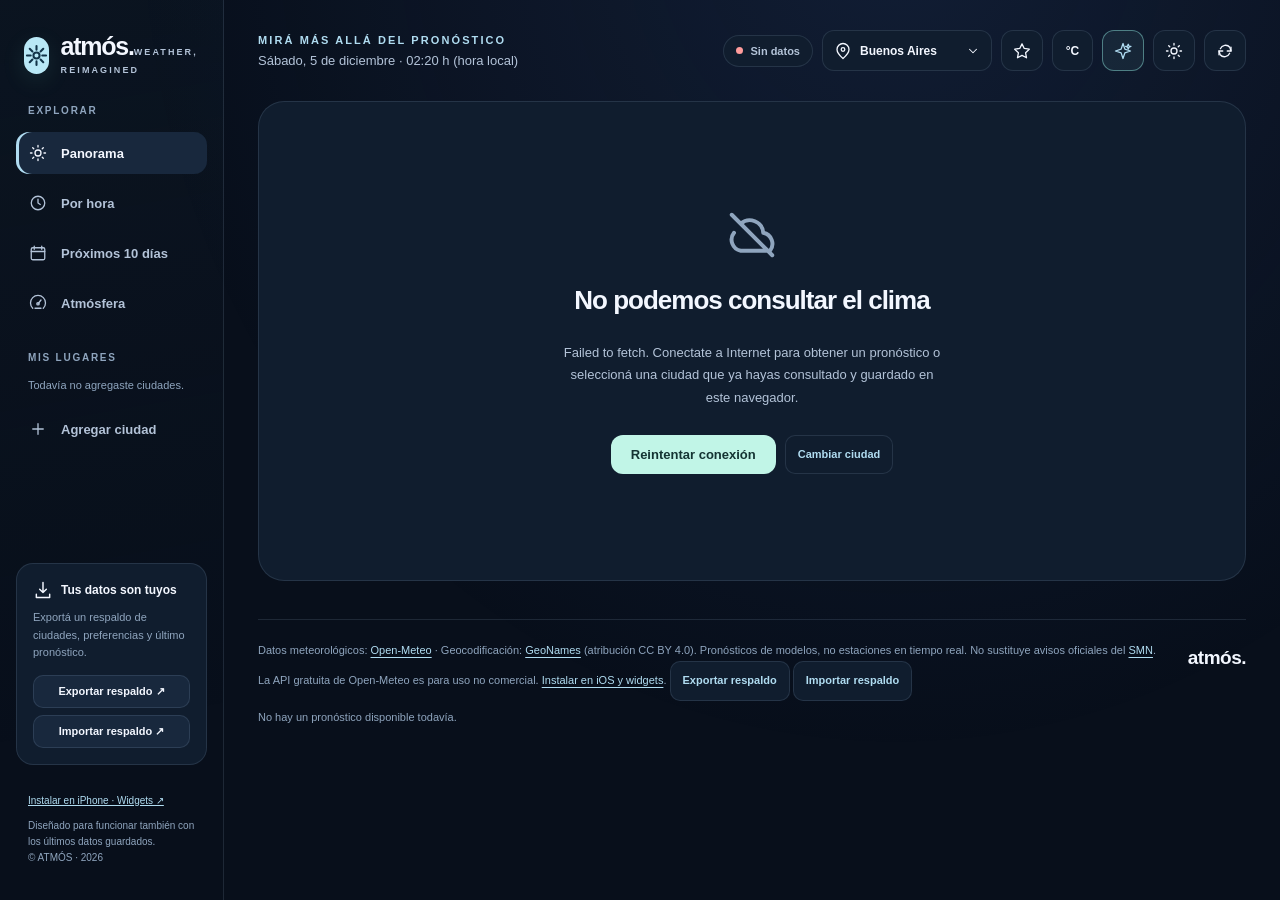
<file: index.html>
<!DOCTYPE html>
<html lang="es-AR" data-motion="off">
<head>
  <meta charset="UTF-8" />
  <meta name="viewport" content="width=device-width, initial-scale=1, viewport-fit=cover" />
  <meta name="color-scheme" content="dark light" />
  <meta name="theme-color" content="#0b111b" />
  <meta name="description" content="ATMÓS: meteorología clara. Condiciones actuales, pronóstico horario y semanal, ciudades favoritas y datos disponibles sin conexión." />
  <!-- ATMÓS PWA: GitHub Pages / HTTPS; todas las rutas son relativas a la carpeta. -->
  <link rel="manifest" href="./manifest.webmanifest" />
  <link rel="icon" type="image/svg+xml" href="./icons/favicon.svg" />
  <link rel="apple-touch-icon" href="./icons/atmos-180.png" />
  <meta name="apple-mobile-web-app-capable" content="yes" />
  <meta name="apple-mobile-web-app-status-bar-style" content="black-translucent" />
  <meta name="apple-mobile-web-app-title" content="ATMÓS" />
  <title>ATMÓS — Horizon · El clima en perspectiva</title>
  <!-- ATMOS-HORIZON-4 -->
  <style>
    :root {
      --bg: #0a1019; --bg2: #0c1520; --surface: #111d2b; --surface2: #172535; --surface3: #1a2b3b;
      --stroke: rgba(183,216,243,.12); --stroke2: rgba(183,216,243,.19);
      --text: #f5f9fd; --muted: #a8bacb; --subtle: #778ca1; --accent: #8ce2d9;
      --accent2: #75abdc; --yellow: #f3ca81; --bad: #ff9c9c;
      --shadow: 0 16px 64px rgba(0,0,0,.18); --radius: 24px;
      font-family: Inter, ui-sans-serif, -apple-system, BlinkMacSystemFont, "Segoe UI", sans-serif;
    }
    :root[data-theme="light"] {
      color-scheme: light; --bg:#eaf1f6; --bg2:#f0f5f9; --surface:#ffffff; --surface2:#f3f7fb; --surface3:#e7f0f7;
      --stroke:rgba(18,48,75,.10); --stroke2:rgba(18,48,75,.18); --text:#122638; --muted:#4e667a; --subtle:#70859a;
      --accent:#076b71; --accent2:#2977ad; --yellow:#8c5b14; --bad:#b52e36;
      --shadow:0 16px 64px rgba(32,79,116,.075);
    }
    *, *::before, *::after { box-sizing: border-box; }
    [hidden] { display: none !important; }
    html {scroll-behavior:smooth; scroll-padding-top:20px;}
    body {margin:0; background:var(--bg); color:var(--text); min-width:320px; -webkit-font-smoothing:antialiased; }
    body::before {content:""; position:fixed; z-index:-1; pointer-events:none; inset:0; background:radial-gradient(ellipse 800px 590px at 80% -10%,rgba(69,119,149,.13),transparent 80%), radial-gradient(ellipse 490px 600px at -25% 75%, rgba(30,92,100,.13), transparent 90%);}
    button,input {font:inherit;} button {cursor:pointer; color:inherit;}
    button:disabled {opacity:.48; cursor:not-allowed;}
    button:focus-visible, input:focus-visible, a:focus-visible, [tabindex]:focus-visible {outline:3px solid var(--accent);outline-offset:4px;}
    a {color:inherit;} ::selection {background:#91dec6;color:#0d2732;}
    .icon {display:inline-block;width:20px;height:20px;flex:none;vertical-align:middle;stroke:currentColor;fill:none;stroke-width:1.75;stroke-linecap:round;stroke-linejoin:round;}
    .wicon {stroke-width:1.6;} .visually-hidden {position:absolute!important;width:1px;height:1px;padding:0;margin:-1px;overflow:hidden;clip:rect(0,0,0,0);white-space:nowrap;border:0;}
    .shell {display:grid; grid-template-columns:252px minmax(0,1fr);max-width:1690px;min-height:100dvh;margin:0 auto;}
    .sidebar {padding:37px 22px 25px; border-right:1px solid var(--stroke); position:sticky;top:0;height:100dvh;display:flex;flex-direction:column;gap:31px;background:linear-gradient(170deg,rgba(28,49,62,.16),transparent 80%);}
    .brand {display:flex;gap:12px;align-items:center;text-decoration:none;padding-left:8px;}
    .brand-mark {display:grid;place-items:center;width:37px;height:37px;border-radius:13px;background:#b0f4e4;color:#092830;box-shadow:0 7px 25px rgba(132,245,214,.10);}
    .brand-mark svg {width:23px;height:23px;stroke-width:2.15;}
    .brand-name {font-weight:850;letter-spacing:-1.25px;font-size:25px;line-height:1;}
    .brand-sub {font-size:9px;color:var(--subtle);letter-spacing:2.1px;font-weight:800;margin-top:7px;}
    .side-group {display:grid;gap:8px;}
    .side-label {font-size:10px;letter-spacing:1.75px;font-weight:850;color:var(--subtle);padding:0 12px;margin-bottom:8px;}
    .side-item {width:100%;border:0;background:transparent;display:flex;align-items:center;text-align:left;gap:14px;padding:12px 13px;border-radius:13px;color:var(--muted);font-weight:640;font-size:13px;transition:background .2s,color .2s;}
    .side-item:hover,.side-item.active {background:var(--surface2);color:var(--text);}
    .side-item.active {box-shadow:inset 3px 0 0 var(--accent);}
    .side-item .icon {width:18px;height:18px;}
    .fav-list {display:grid;gap:2px;}
    .favorite {display:flex;gap:4px;align-items:center;min-width:0;}
    .favorite .fav-open {flex:1;min-width:0;font-size:12px;overflow:hidden;text-overflow:ellipsis;white-space:nowrap;}
    .favorite .fav-remove {display:grid;place-items:center;border:0;background:transparent;color:var(--subtle);width:26px;height:30px;border-radius:8px;opacity:.4;}
    .favorite:hover .fav-remove,.favorite .fav-remove:focus-visible {opacity:1;}
    .favorite .fav-remove:hover{background:rgba(255,130,130,.12);color:var(--bad);}
    .favorite .fav-remove .icon {width:14px;height:14px;}
    .side-footer {margin-top:auto;border:1px solid var(--stroke);border-radius:17px;padding:16px;background:var(--surface);}
    .side-footer-title {display:flex;align-items:center;gap:8px;font-size:12px;font-weight:750;}
    .side-footer p {color:var(--subtle);font-size:11px;line-height:1.6;margin:9px 0 13px;}
    .side-footer button {background:var(--surface2);border:1px solid var(--stroke);padding:9px 11px;border-radius:10px;font-size:11px;font-weight:750;width:100%;}
    .side-bottom {font-size:10px;line-height:1.6;color:var(--subtle);padding-left:12px;}
    .main {min-width:0;padding:36px clamp(20px,4.3vw,70px) max(30px,env(safe-area-inset-bottom));}
    .topbar {display:flex;align-items:center;justify-content:space-between;gap:16px;margin-bottom:30px;}
    .eyebrow {font-size:11px;font-weight:820;letter-spacing:2.1px;text-transform:uppercase;color:var(--accent);}
    .top-date {font-size:13px;color:var(--muted);margin-top:7px;}
    .header-actions {display:flex;gap:9px;align-items:center;flex-wrap:wrap;justify-content:flex-end;}
    .icon-btn {background:var(--surface);border:1px solid var(--stroke);height:41px;min-width:41px;border-radius:12px;display:flex;align-items:center;justify-content:center;gap:8px;padding:0 11px;transition:.2s;}
    .icon-btn:hover,.control-btn:hover {border-color:var(--stroke2);background:var(--surface2);transform:translateY(-1px);}
    .icon-btn .icon {width:18px;height:18px;}
    .location-btn {min-width:170px;justify-content:flex-start;max-width:270px;}
    .location-btn span {overflow:hidden;white-space:nowrap;text-overflow:ellipsis;font-weight:740;font-size:12px;}
    .location-btn .icon:last-child {margin-left:auto;width:14px;}
    .pill {display:inline-flex;gap:7px;align-items:center;background:var(--surface);border:1px solid var(--stroke);border-radius:50px;color:var(--muted);font-size:11px;font-weight:730;padding:9px 12px;white-space:nowrap;}
    .pill .dot {display:inline-block;background:#89ddc7;width:7px;height:7px;border-radius:50%;box-shadow:0 0 0 3px rgba(89,207,178,.12);}
    .pill.cached .dot {background:var(--yellow);box-shadow:none;}.pill.offline .dot {background:var(--bad);box-shadow:none;}
    .hero {isolation:isolate;position:relative;overflow:hidden;min-height:354px;border-radius:30px;background:linear-gradient(117deg,#153f59 3%,#235976 54%,#4d879d 115%);box-shadow:var(--shadow);display:grid;grid-template-columns:1.3fr .7fr;padding:clamp(27px,4.4vw,54px);gap:22px;border:1px solid rgba(208,242,251,.1);color:white;}
    .hero[data-scene="clear"] {background:linear-gradient(122deg,#11465f 0%,#1d758b 55%,#71a6af 120%);}
    .hero[data-scene="partly"] {background:linear-gradient(122deg,#203d5d 0%,#375e83 58%,#94a6b2 125%);}
    .hero[data-scene="cloud"] {background:linear-gradient(122deg,#24364e 0%,#475d76 62%,#7b899a 130%);}
    .hero[data-scene="rain"] {background:linear-gradient(120deg,#122b44 0%,#27455b 55%,#536a80 120%);}
    .hero[data-scene="storm"] {background:linear-gradient(115deg,#19233c 0%,#353e61 55%,#525777 120%);}
    .hero[data-scene="snow"] {background:linear-gradient(120deg,#355b75 0%,#7198ad 60%,#b0ceda 120%);}
    .hero[data-night="true"] {background:linear-gradient(120deg,#101e35 0%,#172e51 57%,#294466 120%);}
    .hero::before {content:"";position:absolute;inset:0;z-index:-1;opacity:.2;background-image:radial-gradient(rgba(255,255,255,.25) .65px,transparent .65px);background-size:19px 19px;mask-image:linear-gradient(to left,black,transparent 80%);}
    .hero::after {content:"";position:absolute;width:610px;height:610px;right:-235px;top:-340px;border-radius:50%;background:rgba(199,234,237,.07);box-shadow:0 0 0 90px rgba(211,245,255,.025),0 0 0 190px rgba(211,245,255,.025);pointer-events:none;}
    .hero .orb {position:absolute;z-index:-1;width:185px;height:185px;border-radius:50%;right:14%;top:-50px;background:radial-gradient(circle at 39% 35%,#fff4c6 0%,#ffdb95 33%,#f3bc79 70%,#d79b77 100%);box-shadow:0 0 75px 22px rgba(255,219,135,.22),0 0 185px 70px rgba(255,218,141,.12);opacity:.93;}
    .hero[data-night="true"] .orb {width:145px;height:145px;top:12px;right:15%;background:radial-gradient(circle at 40% 30%,#fffef8,#c7d9ee);box-shadow:0 0 80px 20px rgba(153,178,233,.13);}
    .hero[data-scene="rain"] .orb,.hero[data-scene="storm"] .orb,.hero[data-scene="cloud"] .orb {opacity:.22;}
    .cloud-art {position:absolute;z-index:-1;right:-9%;top:50%;height:110px;width:400px;border-radius:100px;background:rgba(248,253,255,.13);filter:blur(5px);transform:rotate(-10deg);box-shadow:-125px -40px 10px 13px rgba(248,253,255,.07),-200px 44px 8px 1px rgba(248,253,255,.08),60px -45px 6px 20px rgba(248,253,255,.08);animation:cloud-drift 25s ease-in-out infinite alternate;}
    .cloud-art:after {content:"";position:absolute;width:220px;height:220px;left:75px;top:-105px;border-radius:50%;background:rgba(248,253,255,.11);}
    .rain-art {position:absolute;inset:0;z-index:-1;opacity:0;background:repeating-linear-gradient(108deg,transparent 0 49px,rgba(210,232,255,.19) 50px 51px, transparent 52px 93px);transform:translateY(-7%);background-size:100px 190px;animation:rainfall 1.5s linear infinite;}
    .hero[data-scene="rain"] .rain-art,.hero[data-scene="storm"] .rain-art {opacity:.5;}
    .hero-main {position:relative;z-index:1;align-self:center;}
    .hero-kicker {display:flex;align-items:center;gap:10px;text-transform:uppercase;letter-spacing:1.8px;font-size:10px;font-weight:800;color:rgba(238,255,255,.82);}
    .hero-kicker .star {width:8px;height:8px;display:inline-block;border-radius:50%;background:#b7ffe1;box-shadow:0 0 16px rgba(183,255,225,.5);}
    .hero-temp {font-size:clamp(95px,11vw,156px);letter-spacing:-12px;font-weight:660;line-height:1.01;margin:14px 0 10px;font-variant-numeric:tabular-nums;}
    .hero-temp sup {font-size:.46em;position:relative;top:-.65em;letter-spacing:-8px;font-weight:420;margin-left:5px;}
    .hero-desc {font-weight:670;letter-spacing:-.9px;font-size:clamp(22px,2.5vw,33px);line-height:1.22;margin:0 0 12px;}
    .hero-sub {color:rgba(232,247,253,.77);font-size:13px;line-height:1.6;}
    .hero-chips {display:flex;gap:9px;flex-wrap:wrap;margin-top:28px;}
    .hero-chip {display:inline-flex;align-items:center;gap:7px;background:rgba(245,255,255,.12);border:1px solid rgba(245,255,255,.15);padding:8px 12px;border-radius:100px;font-size:12px;font-weight:680;backdrop-filter:blur(7px);}
    .hero-chip .icon {width:15px;height:15px;}
    .hero-side {position:relative;z-index:1;display:flex;flex-direction:column;align-items:flex-end;justify-content:space-between;min-width:0;}
    .hero-side .hero-weather-symbol {width:120px;height:120px;opacity:.94;filter:drop-shadow(0 10px 35px rgba(16,49,72,.17));stroke-width:1.1;margin-top:30px;}
    .hero-side-info {align-self:stretch;max-width:245px;margin-left:auto;border-top:1px solid rgba(244,255,255,.24);padding-top:19px;display:flex;justify-content:space-between;gap:10px;}
    .hero-mini-label {font-size:10px;color:rgba(255,255,255,.65);text-transform:uppercase;letter-spacing:1.15px;font-weight:780;margin-bottom:7px;}
    .hero-mini-val {font-size:21px;font-weight:680;letter-spacing:-.7px;}
    .banner {display:none;gap:10px;align-items:flex-start;margin:15px 0 0;background:rgba(236,185,99,.09);border:1px solid rgba(236,185,99,.28);color:var(--text);border-radius:14px;padding:13px 17px;font-size:12px;line-height:1.5;}
    .banner.show {display:flex;} .banner .icon {width:17px;height:17px;color:var(--yellow);margin-top:1px;}
    .banner button {margin-left:auto;background:none;border:0;text-decoration:underline;font-size:12px;color:var(--accent);}
    .intro-head {display:flex;justify-content:space-between;align-items:flex-end;gap:15px;margin:36px 0 17px;}
    .section-eyebrow {font-size:10px;letter-spacing:1.9px;font-weight:820;color:var(--accent);margin-bottom:7px;text-transform:uppercase;}
    .section-title {font-size:clamp(21px,2.4vw,27px);font-weight:770;letter-spacing:-.9px;margin:0;}
    .section-sub {font-size:12px;color:var(--subtle);line-height:1.6;}
    .insight {position:relative;display:flex;align-items:center;gap:15px;padding:16px 20px;background:var(--surface);border:1px solid var(--stroke);border-radius:17px;min-height:74px;}
    .insight-icon {height:44px;width:44px;border-radius:14px;display:grid;place-items:center;flex:none;background:rgba(138,219,202,.095);color:var(--accent);}
    .insight-icon .icon {width:21px;height:21px;}
    .insight-copy {min-width:0;flex:1;}
    .insight-copy strong {display:block;font-size:13px;line-height:1.4;}
    .insight-copy span {display:block;color:var(--muted);margin-top:3px;font-size:12px;line-height:1.5;}
    .insight-side {margin-left:auto;color:var(--subtle);font-size:10px;letter-spacing:.8px;text-transform:uppercase;font-weight:750;white-space:nowrap;}
    .stats {display:grid;grid-template-columns:repeat(4,minmax(0,1fr));gap:13px;margin:17px 0 0;}
    .stat {background:var(--surface);border:1px solid var(--stroke);border-radius:20px;min-height:149px;padding:19px;display:flex;flex-direction:column;justify-content:space-between;gap:8px;transition:border-color .2s,transform .2s;}
    .stat:hover {border-color:var(--stroke2);transform:translateY(-2px);}
    .stat-head {display:flex;gap:10px;align-items:center;color:var(--muted);font-size:12px;font-weight:680;}
    .stat-icon {width:31px;height:31px;display:grid;place-items:center;border-radius:10px;background:var(--surface2);color:var(--accent);}
    .stat-icon .icon {width:18px;height:18px;}
    .stat-val {font-size:clamp(24px,2.8vw,32px);font-weight:740;letter-spacing:-1.2px;font-variant-numeric:tabular-nums;}
    .stat-val small {font-size:13px;font-weight:610;color:var(--muted);letter-spacing:0;margin-left:2px;}
    .stat-detail {font-size:11px;color:var(--subtle);line-height:1.5;}
    .panel {background:var(--surface);border:1px solid var(--stroke);border-radius:25px;padding:clamp(18px,2.5vw,28px);overflow:hidden;}
    .panel-top {display:flex;justify-content:space-between;gap:15px;align-items:center;margin-bottom:23px;}
    .panel-name {font-size:16px;font-weight:770;letter-spacing:-.4px;margin:0;}
    .panel-caption {font-size:11px;color:var(--subtle);margin-top:5px;}
    .segmented {display:flex;gap:4px;align-items:center;padding:4px;background:var(--surface2);border-radius:11px;}
    .segmented button {border:0;background:transparent;color:var(--muted);padding:8px 12px;font-size:11px;font-weight:750;border-radius:8px;}
    .segmented button:hover {color:var(--text);}
    .segmented button[aria-pressed="true"] {color:var(--text);background:var(--surface);box-shadow:0 1px 5px rgba(0,0,0,.1);}
    .chart-wrap {min-width:0;position:relative;}
    .weather-chart {width:100%;height:auto;min-height:180px;display:block;overflow:visible;touch-action:pan-y;}
    .chart-hover {display:flex;gap:20px;align-items:center;min-height:55px;border-top:1px solid var(--stroke);margin-top:7px;padding-top:13px;flex-wrap:wrap;}
    .hover-time {display:flex;gap:9px;align-items:center;color:var(--muted);font-size:12px;font-weight:650;min-width:90px;}
    .chart-metric {font-size:12px;color:var(--muted);display:flex;gap:7px;align-items:center;}
    .chart-metric strong {color:var(--text);font-size:13px;}
    .metric-dot {width:7px;height:7px;border-radius:50%;background:var(--accent);}
    .hour-strip {display:flex;gap:9px;overflow-x:auto;padding:3px 1px 12px;scroll-snap-type:x mandatory;scrollbar-width:thin;scrollbar-color:var(--stroke2) transparent;}
    .hour-tile {scroll-snap-align:start;display:flex;flex-direction:column;align-items:center;gap:11px;flex:0 0 88px;background:var(--surface);border:1px solid var(--stroke);border-radius:16px;padding:16px 9px 14px;transition:border-color .2s,background .2s;}
    .hour-tile:hover,.hour-tile.selected {border-color:rgba(118,206,194,.62);background:var(--surface2);}
    .hour-tile time {font-size:11px;font-weight:740;color:var(--muted);}
    .hour-tile .wicon {width:32px;height:32px;color:var(--yellow);}
    .hour-tile strong {font-size:21px;font-weight:750;letter-spacing:-1px;}
    .hour-tile .hour-rain {color:#79c4e8;font-size:10px;font-weight:730;display:flex;align-items:center;gap:4px;}
    .hour-rain .icon {width:11px;height:11px;}
    .two-col {display:grid;grid-template-columns:minmax(0,1.37fr) minmax(290px,.83fr);gap:16px;align-items:start;margin-top:17px;}
    .daily-panel {padding-bottom:12px;}
    .day-head {display:grid;grid-template-columns:110px 35px 1fr 70px 56px 20px;gap:10px;align-items:center;color:var(--subtle);font-size:10px;letter-spacing:.9px;text-transform:uppercase;padding:0 8px 11px;}
    .day-item {border-top:1px solid var(--stroke);}
    .day-btn {width:100%;display:grid;grid-template-columns:110px 35px 1fr 70px 56px 20px;gap:10px;align-items:center;text-align:left;border:0;background:transparent;padding:16px 8px;border-radius:12px;}
    .day-btn:hover {background:var(--surface2);}
    .day-label {font-size:12px;font-weight:770;}
    .day-btn .wicon {width:25px;height:25px;color:var(--yellow);}
    .day-temps {display:flex;align-items:center;gap:8px;font-size:12px;font-weight:760;min-width:0;}
    .low {color:var(--subtle);font-weight:650;}
    .range-track {height:5px;background:var(--surface3);border-radius:9px;flex:1;overflow:hidden;position:relative;min-width:15px;}
    .range-fill {position:absolute;top:0;bottom:0;border-radius:5px;background:linear-gradient(90deg,#7ab9df,#96d0ce,#e3c486);}
    .day-rain {font-size:11px;font-weight:700;color:#7abfdf;}
    .day-wind {font-size:11px;color:var(--muted);}
    .day-chevron {transition:transform .2s;color:var(--subtle);width:16px;height:16px;}
    .day-btn[aria-expanded="true"] .day-chevron {transform:rotate(90deg);}
    .day-detail {padding:1px 10px 17px 10px;display:grid;grid-template-columns:repeat(4,minmax(0,1fr));gap:8px;}
    .day-detail-card {background:var(--surface2);padding:12px 11px;border-radius:10px;min-width:0;}
    .day-detail-card small {display:block;color:var(--subtle);font-size:10px;line-height:1.4;margin-bottom:6px;}
    .day-detail-card strong {font-size:13px;white-space:nowrap;}
    .aside-col {display:flex;flex-direction:column;gap:16px;}
    .sun-panel {position:relative;}
    .sun-graphic {width:100%;max-width:305px;display:block;margin:2px auto 8px;}
    .sun-times {display:flex;align-items:flex-end;justify-content:space-between;gap:12px;border-top:1px solid var(--stroke);padding-top:15px;}
    .sun-time-label {font-size:10px;color:var(--subtle);display:flex;gap:5px;align-items:center;margin-bottom:6px;}
    .sun-time-label .icon {width:14px;height:14px;}
    .sun-time-val {font-size:19px;font-weight:750;letter-spacing:-.5px;}
    .atm-grid {display:grid;grid-template-columns:1fr 1fr;gap:12px;}
    .mini-stat {padding:17px 15px;border-radius:16px;border:1px solid var(--stroke);background:var(--surface);min-height:125px;display:flex;flex-direction:column;justify-content:space-between;}
    .mini-stat .mini-label {display:flex;gap:7px;align-items:center;color:var(--muted);font-size:11px;}
    .mini-stat .icon {width:16px;height:16px;color:var(--accent);}
    .mini-stat strong {font-size:22px;font-weight:740;letter-spacing:-.5px;}
    .mini-stat small {font-size:11px;color:var(--subtle);}
    .bottom-foot {display:flex;align-items:flex-start;justify-content:space-between;gap:30px;margin:38px 0 0;padding:21px 0 0;border-top:1px solid var(--stroke);font-size:11px;color:var(--subtle);line-height:1.8;}
    .bottom-foot a {color:var(--accent);text-underline-offset:3px;}
    .bottom-foot .foot-brand {font-size:19px;font-weight:850;color:var(--text);letter-spacing:-.5px;white-space:nowrap;}
    .mobile-brand {display:none;}
    .action-mini {font-size:11px;font-weight:740;color:var(--accent);border:1px solid var(--stroke);background:var(--surface);padding:9px 12px;border-radius:10px;white-space:nowrap;}
    .action-mini:hover {border-color:var(--accent);}
    .toast {position:fixed;bottom:max(23px, env(safe-area-inset-bottom));right:25px;max-width:min(410px,calc(100vw - 40px));z-index:70;background:#d4f6e8;color:#173c3a;box-shadow:0 19px 45px rgba(0,0,0,.25);border-radius:14px;padding:15px 19px;font-size:13px;font-weight:700;line-height:1.4;transform:translateY(140px);opacity:0;pointer-events:none;transition:transform .25s,opacity .25s;}
    .toast.show {transform:translateY(0);opacity:1;}
    .modal-overlay {position:fixed;inset:0;z-index:40;background:rgba(2,12,23,.73);backdrop-filter:blur(11px);display:grid;place-items:start center;overflow-y:auto;padding:clamp(30px,11vh,118px) 15px 20px;}
    .modal-overlay[hidden] {display:none;}
    .modal {background:var(--surface);border:1px solid var(--stroke2);border-radius:22px;box-shadow:0 25px 90px rgba(0,0,0,.44);width:min(580px,100%);padding:24px;}
    .modal-header {display:flex;justify-content:space-between;gap:10px;align-items:center;margin-bottom:20px;}
    .modal-header h2 {font-size:20px;letter-spacing:-.65px;margin:0;}
    .modal-header p {font-size:12px;color:var(--subtle);margin:6px 0 0;line-height:1.5;}
    .modal-header .icon-btn {flex:none;}
    .search-input-wrap {border:1px solid var(--stroke2);border-radius:13px;display:flex;align-items:center;gap:11px;padding:0 14px;height:52px;background:var(--surface2);}
    .search-input-wrap .icon {width:20px;height:20px;color:var(--subtle);}
    .search-input-wrap input {background:transparent;border:0;outline:0;color:var(--text);width:100%;height:100%;font-size:15px;min-width:0;}
    .search-input-wrap input::placeholder {color:var(--subtle);}
    .search-input-wrap:focus-within {border-color:var(--accent);}
    .search-help {font-size:11px;line-height:1.5;color:var(--subtle);margin:9px 2px 20px;}
    .place-list {display:grid;gap:6px;max-height:50vh;overflow:auto;}
    .place-item {background:transparent;border:1px solid transparent;border-radius:12px;padding:12px;display:flex;align-items:center;gap:13px;text-align:left;width:100%;}
    .place-item:hover {background:var(--surface2);border-color:var(--stroke);}
    .place-item .place-icon {height:38px;width:38px;border-radius:12px;background:var(--surface2);display:grid;place-items:center;color:var(--accent);flex:none;}
    .place-item .place-main {flex:1;min-width:0;}
    .place-item strong {display:block;font-size:13px;overflow:hidden;text-overflow:ellipsis;white-space:nowrap;}
    .place-item small {color:var(--subtle);display:block;font-size:11px;margin-top:3px;overflow:hidden;white-space:nowrap;text-overflow:ellipsis;}
    .place-item .icon {width:18px;height:18px;color:var(--subtle);}
    .modal-empty {padding:20px 10px;color:var(--subtle);text-align:center;font-size:13px;line-height:1.6;}
    .modal-secondary {border-top:1px solid var(--stroke);margin-top:18px;padding-top:14px;display:flex;justify-content:space-between;gap:12px;align-items:center;}
    .modal-secondary button {border:0;background:transparent;color:var(--accent);font-size:12px;font-weight:730;display:flex;gap:6px;align-items:center;}
    .modal-secondary .icon {width:17px;height:17px;}
    .loading-pulse {animation:skeleton 1.5s ease-in-out infinite alternate;}
    .loading-pulse .hero-temp {letter-spacing:0;}
    .empty-screen {min-height:480px;display:flex;flex-direction:column;align-items:center;justify-content:center;text-align:center;gap:13px;background:var(--surface);border:1px solid var(--stroke);border-radius:26px;padding:28px;}
    .empty-screen>.icon {width:54px;height:54px;color:var(--subtle);}
    .empty-screen h2 {font-size:26px;margin:10px 0 0;letter-spacing:-1px;}
    .empty-screen p {max-width:380px;color:var(--muted);font-size:13px;line-height:1.7;}
    .primary-btn {border:0;background:#c1f5e7;border-radius:12px;color:#143433;padding:12px 20px;font-weight:770;font-size:13px;}
    .primary-btn:hover {background:#a2e8d6;}
    @keyframes cloud-drift {to {transform:translate(-35px,8px) rotate(-10deg);}}
    @keyframes rainfall {to {transform:translateY(130px);}}
    @keyframes skeleton {from {opacity:1} to {opacity:.5}}
    @keyframes rotate {to {transform:rotate(360deg);}}
    .spinning {animation:rotate .9s linear infinite;}
    @media (max-width:1250px) { .shell {grid-template-columns:216px minmax(0,1fr)} .main {padding-inline:30px} .stats {grid-template-columns:repeat(2,minmax(0,1fr));} .stat {min-height:135px} .two-col {grid-template-columns:minmax(0,1fr) 310px} .day-head,.day-btn {grid-template-columns:85px 30px 1fr 48px 16px} .day-wind,.day-head .day-wind-heading {display:none;} }
    @media (max-width:1020px) { .shell{display:block} .sidebar{display:none} .main {padding:22px clamp(16px,4vw,45px) 35px;} .mobile-brand {display:flex;align-items:center;gap:7px;font-weight:860;letter-spacing:-.8px;font-size:20px;margin-bottom:12px;} .mobile-brand .brand-mark {width:29px;height:29px;border-radius:10px;} .mobile-brand .brand-mark svg {width:17px;height:17px;} .topbar {margin-bottom:22px} }
    @media (max-width:740px) { .topbar {align-items:flex-start;flex-direction:column;gap:14px;} .topbar .header-actions {width:100%;justify-content:space-between} .location-btn {flex:1;max-width:none;} .hero {grid-template-columns:1fr;min-height:333px;padding:28px;border-radius:23px;} .hero-side {position:absolute;inset:0;pointer-events:none;} .hero-side .hero-weather-symbol {position:absolute;top:55px;right:25px;width:89px;height:89px;margin:0;opacity:.72;} .hero-side-info {display:none;} .hero-temp {font-size:112px;letter-spacing:-9px;margin-top:23px;} .hero-desc {font-size:25px;max-width:290px;} .hero .orb {right:7%;width:135px;height:135px;top:-12px;} .hero-chips {margin-top:21px;gap:6px;} .hero-chip {font-size:11px;padding:7px 9px;} .insight-side {display:none;} .two-col {grid-template-columns:1fr;} .day-head,.day-btn {grid-template-columns:95px 32px 1fr 59px 16px;} .day-detail {grid-template-columns:repeat(4,minmax(0,1fr));} .aside-col {display:grid;grid-template-columns:1fr 1fr;} .atm-grid {grid-template-columns:1fr;} .sun-graphic {max-width:245px;} }
    @media (max-width:540px) { .main {padding:18px 13px 27px;} .topbar {padding:0 4px} .header-actions{gap:7px;} .pill {padding:9px 10px;font-size:10px} .location-btn {min-width:0} .icon-btn {min-width:38px;height:39px;padding:0 9px} .hero {padding:26px 21px;border-radius:20px;min-height:325px;} .hero-temp {font-size:104px} .hero-desc{font-size:24px;} .hero-side .hero-weather-symbol {top:54px;right:13px;width:70px;height:70px;}.intro-head {margin-top:27px;} .stats {gap:9px;} .stat {min-height:131px;padding:14px;border-radius:15px;} .stat-head {font-size:10.5px;gap:7px;} .stat-icon{width:27px;height:27px} .stat-val{font-size:25px} .panel {padding:18px 13px;border-radius:20px} .panel-top {align-items:flex-start;flex-direction:column;gap:11px;margin-bottom:17px;} .segmented {width:100%;} .segmented button {flex:1;} .day-head,.day-btn {grid-template-columns:65px 27px minmax(0,1fr) 42px 14px;gap:5px} .day-label {font-size:11px;} .day-temps{gap:3px;font-size:11px;} .day-rain{font-size:10px;} .day-detail {grid-template-columns:1fr 1fr;} .day-detail-card strong {font-size:12px;} .aside-col{grid-template-columns:1fr;} .atm-grid {grid-template-columns:repeat(2,minmax(0,1fr))} .hour-tile{flex-basis:82px} .chart-hover{gap:11px} .chart-metric{font-size:10px} .bottom-foot{flex-direction:column-reverse;gap:14px;} .insight{padding:14px;gap:11px} .insight-icon{width:39px;height:39px} .insight-copy strong{font-size:12px} .insight-copy span{font-size:11px} .modal{padding:18px;border-radius:16px} }

    /* ATMÓS semantic motion — shared grammar, no continuous decoration. */
    :root {
      --motion-confirm:110ms;--motion-local:180ms;--motion-context:260ms;--motion-layout:240ms;
      --motion-trace:380ms;--motion-step:24ms;--motion-delay-max:120ms;--motion-distance:6px;
      --motion-omega:24;--motion-burst:3000ms;--motion-particle-cap:48;--motion-dpr-cap:1.5;
      --motion-arrive:cubic-bezier(.2,.8,.2,1);--motion-exit:cubic-bezier(.4,0,1,1);
    }
    .motion-toggle[aria-pressed="true"]{border-color:rgba(140,226,217,.48);color:var(--accent);background:rgba(140,226,217,.07)}
    .motion-toggle[aria-pressed="false"]{color:var(--subtle)}
    .hero .atmos-ambient{position:absolute;inset:0;width:100%;height:100%;z-index:0;pointer-events:none;border-radius:inherit}
    .hero .orb,.hero .cloud-art,.hero .rain-art,.hero-weather-symbol,.hero::after,.loading-pulse{animation:none!important}
    .hero .rain-art{display:none} /* Canvas depicts a short qualitative event, not rainfall quantity. */
    .stat:hover{transform:none}
    .icon-btn,.hour-tile,.place-item,.day-btn{transition:background-color var(--motion-local),border-color var(--motion-local),color var(--motion-local)}
    .icon-btn{position:relative}
    .icon-btn>.icon:not(.spinning){transition:transform var(--motion-confirm) var(--motion-arrive)}
    @media(hover:hover) and (pointer:fine){:root[data-motion="on"] .icon-btn:hover>.icon:not(.spinning){transform:scale(1.08)}}
    :root[data-motion="on"] .icon-btn:focus-visible>.icon:not(.spinning){transform:scale(1.08)}
    :root[data-motion="on"] .icon-btn:active>.icon:not(.spinning){transform:scale(.94)}
    .icon-btn:focus-visible,.place-item:focus-visible,.hour-tile:focus-visible,.day-btn:focus-visible{outline:2px solid var(--accent);outline-offset:2px}
    .segmented{position:relative;isolation:isolate}
    .segmented button{position:relative;z-index:1;transition:color var(--motion-confirm)}
    .segmented:has(.selection-marker) button[aria-pressed="true"]{background:transparent;box-shadow:none}
    .selection-marker{position:absolute;left:0;top:4px;bottom:4px;pointer-events:none;z-index:0;background:var(--surface);border-radius:8px;box-shadow:0 1px 5px rgba(0,0,0,.1)}
    .day-detail-region[hidden]{display:none!important}
    .day-detail-region{overflow:visible}
    .day-detail{animation:none}
    .day-chevron{transition:transform var(--motion-local) var(--motion-arrive)}
    @media(max-width:540px){
      .header-actions{display:grid;grid-template-columns:repeat(5,minmax(0,1fr));gap:8px}
      .header-actions .pill{grid-column:span 2;min-width:0;max-width:100%;padding:9px 8px}
      #networkText{min-width:0;overflow:hidden;text-overflow:ellipsis}
      .header-actions .location-btn{grid-column:span 3;min-width:0;max-width:none;width:100%}
      .header-actions .location-btn>.icon{flex-shrink:0}
      .header-actions>.icon-btn:not(.location-btn){width:100%;height:42px}
    }
    .modal-overlay{backdrop-filter:none;background:rgba(2,12,23,.84)}
    .toast{transition:transform var(--motion-local) var(--motion-arrive),opacity var(--motion-local)}
    .toast:not(.show){transform:translateY(12px)}
    :root[data-motion="off"] *, :root[data-motion="off"] *::before, :root[data-motion="off"] *::after {
      animation:none!important;transition:none!important;scroll-behavior:auto!important;
    }
    :root[data-motion="off"] .atmos-ambient{display:none}
    @media(prefers-reduced-motion:reduce){*,*::before,*::after{animation:none!important;transition:none!important;scroll-behavior:auto!important}}
  </style>
  <link rel="stylesheet" href="./horizon.css">
</head>
<body>
<!-- Iconografía SVG embebida; no hay tipografías, librerías ni imágenes externas. -->
<svg aria-hidden="true" xmlns="http://www.w3.org/2000/svg" style="position:absolute;width:0;height:0;overflow:hidden">
  <symbol id="ic-motion" viewBox="0 0 24 24"><path d="M12 2 9.5 9.5 2 12l7.5 2.5L12 22l2.5-7.5L22 12l-7.5-2.5L12 2Z"/><path d="m19 3 1 2.5L22.5 6 20 7l-1 2.5L18 7l-2.5-1L18 5.5 19 3Z"/></symbol>
  <symbol id="ic-atmos" viewBox="0 0 24 24"><circle cx="12" cy="12" r="3.2"/><path d="M12 2v4m0 12v4M2 12h4m12 0h4M4.93 4.93l2.83 2.83m8.48 8.48 2.83 2.83M4.93 19.07l2.83-2.83m8.48-8.48 2.83-2.83"/></symbol>
  <symbol id="ic-search" viewBox="0 0 24 24"><circle cx="11" cy="11" r="7"/><path d="m20 20-4-4"/></symbol>
  <symbol id="ic-pin" viewBox="0 0 24 24"><path d="M20 10c0 5-8 12-8 12S4 15 4 10a8 8 0 1 1 16 0Z"/><circle cx="12" cy="10" r="2.4"/></symbol>
  <symbol id="ic-refresh" viewBox="0 0 24 24"><path d="M20 7v5h-5M4 17v-5h5"/><path d="M5.8 9a7.5 7.5 0 0 1 12.6-2L20 12M4 12l1.6 5A7.5 7.5 0 0 0 18.2 15"/></symbol>
  <symbol id="ic-chevron-down" viewBox="0 0 24 24"><path d="m6 9 6 6 6-6"/></symbol>
  <symbol id="ic-chevron-right" viewBox="0 0 24 24"><path d="m9 6 6 6-6 6"/></symbol>
  <symbol id="ic-x" viewBox="0 0 24 24"><path d="M18 6 6 18M6 6l12 12"/></symbol>
  <symbol id="ic-star" viewBox="0 0 24 24"><path d="m12 2.5 3 6.1 6.7 1-4.9 4.8 1.2 6.6L12 17.9l-6 3.1 1.2-6.6-4.9-4.8 6.7-1Z"/></symbol>
  <symbol id="ic-plus" viewBox="0 0 24 24"><path d="M12 5v14M5 12h14"/></symbol>
  <symbol id="ic-download" viewBox="0 0 24 24"><path d="M12 3v12m-4-4 4 4 4-4M4 17v4h16v-4"/></symbol>
  <symbol id="ic-upload" viewBox="0 0 24 24"><path d="M12 17V4m-4 4 4-4 4 4M4 17v4h16v-4"/></symbol>
  <symbol id="ic-calendar" viewBox="0 0 24 24"><rect x="3" y="5" width="18" height="16" rx="2"/><path d="M7 3v4m10-4v4M3 10h18"/></symbol>
  <symbol id="ic-clock" viewBox="0 0 24 24"><circle cx="12" cy="12" r="9"/><path d="M12 7v5l3 2"/></symbol>
  <symbol id="ic-thermo" viewBox="0 0 24 24"><path d="M14 14.6V5a3 3 0 0 0-6 0v9.6a5 5 0 1 0 6 0Z"/><path d="M11 9v9"/></symbol>
  <symbol id="ic-droplet" viewBox="0 0 24 24"><path d="M12 22a8 8 0 0 0 8-8c0-4.5-8-12-8-12S4 9.5 4 14a8 8 0 0 0 8 8Z"/><path d="M8 15a4 4 0 0 0 4 4"/></symbol>
  <symbol id="ic-wind" viewBox="0 0 24 24"><path d="M3 8h12a3 3 0 1 0-3-3M2 12h17a3 3 0 1 1-3 3M4 17h6a3 3 0 1 1-3 3"/></symbol>
  <symbol id="ic-sun" viewBox="0 0 24 24"><circle cx="12" cy="12" r="4"/><path d="M12 2v2m0 16v2M4.93 4.93l1.42 1.42m11.3 11.3 1.42 1.42M2 12h2m16 0h2M4.93 19.07l1.42-1.42m11.3-11.3 1.42-1.42"/></symbol>
  <symbol id="ic-moon" viewBox="0 0 24 24"><path d="M20 14.3A8.5 8.5 0 0 1 9.7 4 8.5 8.5 0 1 0 20 14.3Z"/></symbol>
  <symbol id="ic-gauge" viewBox="0 0 24 24"><path d="M5 19a10 10 0 1 1 14 0"/><path d="m12 13 4-5"/><circle cx="12" cy="13" r="1.6"/><path d="M8 19h8"/></symbol>
  <symbol id="ic-eye" viewBox="0 0 24 24"><path d="M2 12s3.6-6 10-6 10 6 10 6-3.6 6-10 6S2 12 2 12Z"/><circle cx="12" cy="12" r="3"/></symbol>
  <symbol id="ic-compass" viewBox="0 0 24 24"><circle cx="12" cy="12" r="9"/><path d="m15.7 8.3-2.1 5.3-5.3 2.1 2.1-5.3Z"/></symbol>
  <symbol id="ic-info" viewBox="0 0 24 24"><circle cx="12" cy="12" r="10"/><path d="M12 11v6M12 7h.01"/></symbol>
  <symbol id="ic-alert" viewBox="0 0 24 24"><path d="M10.3 3.3 1.9 18a2 2 0 0 0 1.8 3h16.6a2 2 0 0 0 1.8-3L13.7 3.3a2 2 0 0 0-3.4 0Z"/><path d="M12 9v5m0 4h.01"/></symbol>
  <symbol id="ic-navigation" viewBox="0 0 24 24"><path d="m3 11 18-8-8 18-2-8Z"/></symbol>
  <symbol id="ic-sunrise" viewBox="0 0 24 24"><path d="M12 2v6m-3-3 3-3 3 3M2 18h20M5 15a7 7 0 0 1 14 0M4 9l2 2m14-2-2 2"/></symbol>
  <symbol id="ic-sunset" viewBox="0 0 24 24"><path d="M12 8V2m-3 3 3 3 3-3M2 18h20M5 15a7 7 0 0 1 14 0M4 9l2 2m14-2-2 2"/></symbol>
  <symbol id="ic-umbrella" viewBox="0 0 24 24"><path d="M3 13a9 9 0 0 1 18 0c-2-2-4-2-6 0-2-2-4-2-6 0-2-2-4-2-6 0ZM12 4v14a3 3 0 0 0 6 0"/></symbol>
  <symbol id="ic-cloud-off" viewBox="0 0 24 24"><path d="M3 3l18 18M7 7a6 6 0 0 1 10 4 5 5 0 0 1 3 8H7a5 5 0 0 1-3-8"/></symbol>
  <symbol id="ic-cloud" viewBox="0 0 24 24"><path d="M7 19a5 5 0 0 1-.5-10A7 7 0 0 1 20 11a4 4 0 0 1-.5 8Z"/></symbol>
  <symbol id="ic-cloud-sun" viewBox="0 0 24 24"><path d="M7 4V2m-5 7h2m1-4L3.7 3.7M13 4l1.5-1.5"/><path d="M11 6a4 4 0 0 0-6 4M7 20a5 5 0 0 1-.5-10A7 7 0 0 1 20 12a4 4 0 0 1-.5 8Z"/></symbol>
  <symbol id="ic-cloud-moon" viewBox="0 0 24 24"><path d="M14 3a5 5 0 0 0 4 7 5 5 0 0 1-6-3"/><path d="M7 20a5 5 0 0 1-.5-10A7 7 0 0 1 20 12a4 4 0 0 1-.5 8Z"/></symbol>
  <symbol id="ic-cloud-rain" viewBox="0 0 24 24"><path d="M7 16a5 5 0 0 1-.5-10A7 7 0 0 1 20 8a4 4 0 0 1-.5 8ZM8 19l-1 2m6-3-1 3m6-3-1 3"/></symbol>
  <symbol id="ic-cloud-drizzle" viewBox="0 0 24 24"><path d="M7 16a5 5 0 0 1-.5-10A7 7 0 0 1 20 8a4 4 0 0 1-.5 8ZM8 19v1m5-1v1m5-1v1"/></symbol>
  <symbol id="ic-cloud-snow" viewBox="0 0 24 24"><path d="M7 15a5 5 0 0 1-.5-10A7 7 0 0 1 20 7a4 4 0 0 1-.5 8Z"/><path d="m8 18 2 2m0-2-2 2m8-2 2 2m0-2-2 2"/></symbol>
  <symbol id="ic-cloud-lightning" viewBox="0 0 24 24"><path d="M7 16a5 5 0 0 1-.5-10A7 7 0 0 1 20 8a4 4 0 0 1-.5 8ZM13 15l-3 5h4l-2 3"/></symbol>
  <symbol id="ic-cloud-fog" viewBox="0 0 24 24"><path d="M7 15a5 5 0 0 1-.5-10A7 7 0 0 1 20 7a4 4 0 0 1-.5 8ZM4 18h16M6 21h12"/></symbol>
</svg>
<div class="shell">
  <aside class="sidebar" aria-label="Navegación principal">
    <a href="#inicio" class="brand"><span class="brand-mark"><svg class="icon"><use href="#ic-atmos"/></svg></span><span><span class="brand-name">atmós.</span><span class="brand-sub">WEATHER, REIMAGINED</span></span></a>
    <nav class="side-group" aria-label="Secciones">
      <div class="side-label">EXPLORAR</div>
      <button class="side-item active" data-scroll="inicio"><svg class="icon"><use href="#ic-sun"/></svg>Panorama</button>
      <button class="side-item" data-scroll="horario"><svg class="icon"><use href="#ic-clock"/></svg>Por hora</button>
      <button class="side-item" data-scroll="semanal"><svg class="icon"><use href="#ic-calendar"/></svg>Próximos 10 días</button>
      <button class="side-item" data-scroll="detalles"><svg class="icon"><use href="#ic-gauge"/></svg>Atmósfera</button>
    </nav>
    <div class="side-group">
      <div class="side-label">MIS LUGARES</div>
      <div id="favoriteList" class="fav-list"></div>
      <button class="side-item" id="addCitySide"><svg class="icon"><use href="#ic-plus"/></svg>Agregar ciudad</button>
    </div>
    <div class="side-footer">
      <div class="side-footer-title"><svg class="icon"><use href="#ic-download"/></svg>Tus datos son tuyos</div>
      <p>Exportá un respaldo de ciudades, preferencias y último pronóstico.</p>
      <button id="exportSide">Exportar respaldo ↗</button>
      <button id="importSide" style="margin-top:7px">Importar respaldo ↗</button>
    </div>
    <div class="side-bottom"><a href="./instalar.html" style="color:var(--accent);display:inline-block;margin-bottom:9px">Instalar en iPhone · Widgets ↗</a><br>Diseñado para funcionar también con los últimos datos guardados.<br>© ATMÓS · 2026</div>
  </aside>
  <main class="main" id="inicio">
    <div class="mobile-brand"><span class="brand-mark"><svg class="icon"><use href="#ic-atmos"/></svg></span>atmós.</div>
    <header class="topbar">
      <div><div class="eyebrow">MIRÁ MÁS ALLÁ DEL PRONÓSTICO</div><div class="top-date" id="headerDate">El tiempo, en perspectiva.</div></div>
      <div class="header-actions">
        <span class="pill" id="networkPill" role="status"><span class="dot"></span><span id="networkText">Conectando</span></span>
        <button class="icon-btn location-btn" id="openCity" aria-label="Buscar ciudad"><svg class="icon"><use href="#ic-pin"/></svg><span id="headerCity">Buenos Aires</span><svg class="icon"><use href="#ic-chevron-down"/></svg></button>
        <button class="icon-btn" id="favoriteToggle" aria-label="Guardar ciudad como favorita" aria-pressed="false" title="Agregar o quitar de favoritos"><svg class="icon"><use href="#ic-star"/></svg></button>
        <button class="icon-btn" id="unitToggle" title="Cambiar unidad" aria-label="Cambiar entre Celsius y Fahrenheit"><span id="unitText" style="font-size:12px;font-weight:850">°C</span></button>
        <button class="icon-btn motion-toggle" id="motionToggle" type="button" title="Animación ambiental" aria-pressed="true" aria-label="Desactivar animación ambiental"><svg class="icon"><use href="#ic-motion"/></svg></button>
        <button class="icon-btn" id="themeToggle" title="Cambiar tema" aria-label="Cambiar tema claro u oscuro"><svg class="icon"><use href="#ic-moon"/></svg></button>
        <button class="icon-btn" id="refreshBtn" title="Actualizar pronóstico" aria-label="Actualizar pronóstico"><svg class="icon" id="refreshIcon"><use href="#ic-refresh"/></svg></button>
      </div>
    </header>
    <div id="appContent">
      <section class="hero loading-pulse" aria-label="Estado del clima"><div class="hero-main"><div class="hero-kicker">CARGANDO PRONÓSTICO…</div><div class="hero-temp">—<sup>°</sup></div><h1 class="hero-desc">Conectando con el cielo</h1><div class="hero-sub">Estamos obteniendo información meteorológica real.</div></div><div class="hero-side"></div></section>
    </div>
    <footer class="bottom-foot" id="footer">
      <div>Datos meteorológicos: <a href="https://open-meteo.com/" target="_blank" rel="noopener noreferrer">Open-Meteo</a> · Geocodificación: <a href="https://www.geonames.org/" target="_blank" rel="noopener noreferrer">GeoNames</a> (atribución CC BY 4.0). Pronósticos de modelos, no estaciones en tiempo real. No sustituye avisos oficiales del <a href="https://www.smn.gob.ar/alertas" target="_blank" rel="noopener noreferrer">SMN</a>. La API gratuita de Open-Meteo es para uso no comercial. <a href="./instalar.html">Instalar en iOS y widgets</a>. <button class="action-mini" id="exportMobile">Exportar respaldo</button> <button class="action-mini" id="importMobile">Importar respaldo</button><div id="lastSource" style="margin-top:7px"></div></div>
      <span class="foot-brand">atmós.</span>
    </footer>
  </main>
</div>
<div id="cityOverlay" class="modal-overlay" hidden>
  <div class="modal" role="dialog" aria-modal="true" aria-labelledby="cityModalTitle" tabindex="-1" id="cityModal">
    <div class="modal-header"><div><h2 id="cityModalTitle">Explorar ubicaciones</h2><p>Buscá una ciudad o usá tu ubicación actual.</p></div><button class="icon-btn" id="closeCity" aria-label="Cerrar búsqueda"><svg class="icon"><use href="#ic-x"/></svg></button></div>
    <label class="visually-hidden" for="citySearch">Buscar ciudad</label>
    <div class="search-input-wrap"><svg class="icon"><use href="#ic-search"/></svg><input type="search" id="citySearch" placeholder="Ciudad, localidad o código postal" autocomplete="off" spellcheck="false" maxlength="90" /></div>
    <div class="search-help" id="searchHelp">Escribí al menos dos caracteres para buscar ciudades de todo el mundo.</div>
    <div id="placeResults" class="place-list" aria-live="polite"></div>
    <div class="modal-secondary"><button id="geoBtn"><svg class="icon"><use href="#ic-navigation"/></svg>Usar mi ubicación</button><span style="font-size:10px;color:var(--subtle)">Permiso solicitado sólo al pulsar</span></div>
  </div>
</div>
<div id="motionStatus" class="visually-hidden" role="status" aria-live="polite" aria-atomic="true"></div>
<div class="toast" id="toast" role="status" aria-live="polite"></div>
<input type="file" id="importFile" accept="application/json,.json" hidden />
<script>
'use strict';
/* ATMÓS 3.0 · Implementación sin dependencias externas. No inventa observaciones ni alertas oficiales. */
const CONFIG = Object.freeze({
  forecastURL:'https://api.open-meteo.com/v1/forecast',
  geocodingURL:'https://geocoding-api.open-meteo.com/v1/search',
  storageKey:'atmos.preferences.v1', cacheKey:'atmos.forecasts.v1',
  maxCaches:7, requestTimeout:15000
});
const DEFAULT_LOCATION = Object.freeze({name:'Buenos Aires',admin1:'Ciudad Autónoma de Buenos Aires',country:'Argentina',country_code:'AR',latitude:-34.6037,longitude:-58.3816,timezone:'America/Argentina/Buenos_Aires'});
const PRESETS = [
  DEFAULT_LOCATION,
  {name:'Córdoba',admin1:'Córdoba',country:'Argentina',latitude:-31.4135,longitude:-64.1811,timezone:'America/Argentina/Buenos_Aires'},
  {name:'Rosario',admin1:'Santa Fe',country:'Argentina',latitude:-32.9468,longitude:-60.6393,timezone:'America/Argentina/Buenos_Aires'},
  {name:'Mendoza',admin1:'Mendoza',country:'Argentina',latitude:-32.8895,longitude:-68.8458,timezone:'America/Argentina/Buenos_Aires'},
  {name:'Mar del Plata',admin1:'Buenos Aires',country:'Argentina',latitude:-38.0055,longitude:-57.5426,timezone:'America/Argentina/Buenos_Aires'},
  {name:'Bariloche',admin1:'Río Negro',country:'Argentina',latitude:-41.1335,longitude:-71.3103,timezone:'America/Argentina/Buenos_Aires'},
  {name:'Ushuaia',admin1:'Tierra del Fuego',country:'Argentina',latitude:-54.8019,longitude:-68.3030,timezone:'America/Argentina/Buenos_Aires'}
];
const $ = (id) => document.getElementById(id);
const ico = (name, extra='') => `<svg class="icon ${extra}" aria-hidden="true"><use href="#ic-${name}"></use></svg>`;
const esc = (str) => String(str ?? '').replace(/[&<>"']/g,c=>({'&':'&amp;','<':'&lt;','>':'&gt;','"':'&quot;',"'":'&#39;'}[c]));
const isNum = (v) => typeof v === 'number' && Number.isFinite(v);
const clamp = (v,min,max) => Math.min(max,Math.max(min,v));
const format = (v,dec=0) => isNum(v) ? Number(v).toLocaleString('es-AR',{maximumFractionDigits:dec,minimumFractionDigits:dec}) : '—';
const mm = (v) => isNum(v) ? format(v, v < 1 && v > 0 ? 1 : 1) : '—';
const readableAge = (millis) => {
  const min = Math.max(0,Math.floor(millis/60000));
  if(min < 1)return 'hace unos segundos';
  if(min < 60)return `hace ${min} min`;
  const hours=Math.floor(min/60);
  if(hours < 24)return `hace ${hours} h`;
  return `hace ${Math.floor(hours/24)} día${hours>=48?'s':''}`;
};
function safeStorageGet(key){try{return localStorage.getItem(key);}catch{return null;}}
function safeStorageSet(key,value){try{localStorage.setItem(key,value);return true;}catch{return false;}}
function initialPrefs(){
  try{
    const obj=JSON.parse(safeStorageGet(CONFIG.storageKey)||'null');
    if(obj && typeof obj==='object')return obj;
  }catch{}
  return {};
}
function validLocation(p){return !!p && typeof p.name==='string' && p.name.length<=120 && p.name.length>0 && isNum(p.latitude) && isNum(p.longitude) && Math.abs(p.latitude)<=90 && Math.abs(p.longitude)<=180;}
function normalizeLocation(p){
  return {name:String(p.name).slice(0,120),admin1:String(p.admin1||'').slice(0,120),country:String(p.country||'').slice(0,100),country_code:String(p.country_code||'').slice(0,4),latitude:Number(p.latitude),longitude:Number(p.longitude),timezone:typeof p.timezone==='string' && p.timezone.length<100?p.timezone:undefined};
}
function validWeather(d){
  return !!d && typeof d==='object' && !d.error && d.current && isNum(d.current.temperature_2m) &&
    typeof d.current.time==='string' && /^\d{4}-\d\d-\d\dT\d\d:\d\d/.test(d.current.time) &&
    d.hourly && Array.isArray(d.hourly.time) && d.hourly.time.length>12 && d.hourly.time.length<=500 &&
    Array.isArray(d.hourly.temperature_2m) && d.hourly.temperature_2m.length===d.hourly.time.length &&
    d.daily && Array.isArray(d.daily.time) && d.daily.time.length>=1 && d.daily.time.length<=16 &&
    Array.isArray(d.daily.temperature_2m_max) && d.daily.temperature_2m_max.length===d.daily.time.length && Horizon.validSeries(d);
}
function cacheIdentifier(place){return `${place.latitude.toFixed(3)},${place.longitude.toFixed(3)}`;}
function getCaches(){try{const o=JSON.parse(safeStorageGet(CONFIG.cacheKey)||'{}');return o&&typeof o==='object'&&!Array.isArray(o)?o:{};}catch{return {};}}
function cacheLookup(place){
  const entry=getCaches()[cacheIdentifier(place)];
  return entry && validWeather(entry.data) && isNum(entry.fetchedAt) && entry.fetchedAt>0 ? entry:null;
}
function saveCache(place,data,fetchedAt){
  const caches=getCaches();
  caches[cacheIdentifier(place)]={location:normalizeLocation(place),data,fetchedAt};
  const keys=Object.keys(caches).sort((a,b)=>(caches[b]?.fetchedAt||0)-(caches[a]?.fetchedAt||0));
  keys.slice(CONFIG.maxCaches).forEach(k=>delete caches[k]);
  const result=safeStorageSet(CONFIG.cacheKey,JSON.stringify(caches));
  if(!result)showToast('Pronóstico cargado, pero no se pudo conservar en este navegador.');
}
function locationFromLink(){
  try{
    const q=new URLSearchParams(location.search),lat=Number(q.get('lat')),lon=Number(q.get('lon'));
    if(!q.has('lat')||!q.has('lon')||!Number.isFinite(lat)||!Number.isFinite(lon)||Math.abs(lat)>90||Math.abs(lon)>180)return null;
    const raw={name:String(q.get('city')||'Ubicación').slice(0,90),latitude:lat,longitude:lon,country:'',admin1:''};
    return validLocation(raw)?normalizeLocation(raw):null;
  }catch{return null;}
}
const linkLocation=locationFromLink();
const saved=initialPrefs();
const state={
  location:linkLocation||(validLocation(saved.location)?normalizeLocation(saved.location):{...DEFAULT_LOCATION}),
  favorites:Array.isArray(saved.favorites)?saved.favorites.filter(validLocation).slice(0,8).map(normalizeLocation):[],
  units:saved.units==='F'?'F':'C',
  theme:saved.theme==='light'?'light':'dark',
  data:null,fetchedAt:0,source:'none',loading:false,activeChart:'temp',selectedHour:0,openDay:0,horizonHours:24,
  searchAbort:null,forecastAbort:null,requestSequence:0,searchSequence:0,searchTimer:null,modalRestoreFocus:null,
  toastTimer:null
};
function savePrefs(){safeStorageSet(CONFIG.storageKey,JSON.stringify({location:state.location,favorites:state.favorites,units:state.units,theme:state.theme}));}
function placeEquals(a,b){return validLocation(a)&&validLocation(b)&&cacheIdentifier(a)===cacheIdentifier(b);}
function favoriteIndex(place){return state.favorites.findIndex(p=>placeEquals(p,place));}
function temp(v){return isNum(v)?state.units==='F'?v*9/5+32:v:null;}
function tempLabel(v){return isNum(v)?`${format(temp(v))}°`:'—';}
function speed(v){return isNum(v)?state.units==='F'?v/1.609344:v:null;}
function windLabel(v,compact=false){return isNum(v)?`${format(speed(v))}${compact?'':state.units==='F'?' mph':' km/h'}`:'—';}
function windUnit(){return state.units==='F'?'mph':'km/h';}
function safeDay(date){try{return new Date(`${date.slice(0,10)}T12:00:00Z`);}catch{return new Date(NaN);}}
function dayFormat(d,opts){return new Intl.DateTimeFormat('es-AR',{...opts,timeZone:'UTC'}).format(safeDay(d));}
function weekday(d){return dayFormat(d,{weekday:'long'});}
function labelDay(d,currentDay){return d===currentDay?'Hoy':weekday(d).replace(/^./,m=>m.toUpperCase());}
function cityNowParts(tz){
  try{
    const out={};new Intl.DateTimeFormat('en-GB',{timeZone:tz||'UTC',year:'numeric',month:'2-digit',day:'2-digit',hour:'2-digit',minute:'2-digit',hourCycle:'h23'}).formatToParts(new Date()).forEach(p=>{if(p.type!=='literal')out[p.type]=p.value;});
    return {date:`${out.year}-${out.month}-${out.day}`,time:`${out.hour}:${out.minute}`};
  }catch{return {date:new Date().toISOString().slice(0,10),time:'--:--'};}
}
function weatherDetails(code,day=true){
  if(!isNum(code))return {title:'Condición no disponible',short:'Sin condición',icon:'cloud',scene:'unknown'};
  const c=Number(code);
  if(c===0)return {title:day?'Despejado':'Cielo despejado',short:'Despejado',icon:day?'sun':'moon',scene:'clear'};
  if(c===1)return {title:day?'Mayormente despejado':'Mayormente despejado',short:'Mayormente despejado',icon:day?'sun':'moon',scene:'clear'};
  if(c===2)return {title:'Parcialmente nublado',short:'Algo nublado',icon:day?'cloud-sun':'cloud-moon',scene:'partly'};
  if(c===3)return {title:'Cielo cubierto',short:'Nublado',icon:'cloud',scene:'cloud'};
  if(c===45||c===48)return {title:'Neblina o niebla',short:'Niebla',icon:'cloud-fog',scene:'cloud'};
  if([51,53,55,56,57].includes(c))return {title:'Llovizna',short:'Llovizna',icon:'cloud-drizzle',scene:'rain'};
  if([61,63,65,66,67].includes(c))return {title:c===65||c===67?'Lluvia intensa':'Lluvia',short:'Lluvia',icon:'cloud-rain',scene:'rain'};
  if([71,73,75,77,85,86].includes(c))return {title:'Nieve',short:'Nieve',icon:'cloud-snow',scene:'snow'};
  if([80,81,82].includes(c))return {title:'Chubascos',short:'Chubascos',icon:'cloud-rain',scene:'rain'};
  if([95,96,99].includes(c))return {title:'Tormentas',short:'Tormentas',icon:'cloud-lightning',scene:'storm'};
  return {title:'Condiciones variables',short:'Variable',icon:'cloud',scene:'partly'};
}
function windRose(deg){
  if(!isNum(deg))return '—';
  const dirs=['N','NNE','NE','ENE','E','ESE','SE','SSE','S','SSO','SO','OSO','O','ONO','NO','NNO'];
  return dirs[Math.round(((deg%360)+360)%360/22.5)%16];
}
function hourAt(i){
  const h=state.data?.hourly;
  if(!h||!h.time?.[i])return null;
  const keys=['temperature_2m','apparent_temperature','precipitation_probability','precipitation','weather_code','wind_speed_10m','wind_gusts_10m','wind_direction_10m','uv_index','visibility','relative_humidity_2m'];
  const out={time:h.time[i],index:i};keys.forEach(k=>out[k]=h[k]?.[i]??null);return out;
}
function startHourIndex(){return Horizon.firstFuture();}
function nextHours(count=24){
  const start=startHourIndex();
  return (state.data?.hourly?.time||[]).slice(start,start+count).map((_,off)=>hourAt(start+off)).filter(Boolean);
}
function todayIndex(){
  const date=state.data.current.time.slice(0,10);
  return Math.max(0,state.data.daily.time.indexOf(date));
}
function take(obj,key,i){return obj[key]?.[i]??null;}
function advisory(){
  const now=state.data.current, day=state.data.daily, i=todayIndex(), hours=nextHours(24);
  const probabilityValues=hours.map(h=>h.precipitation_probability).filter(isNum);
  const precipitationValues=hours.map(h=>h.precipitation).filter(isNum);
  const gustValues=hours.map(h=>h.wind_gusts_10m).filter(isNum);
  const maxProb=probabilityValues.length?Math.max(...probabilityValues):null;
  const rainAmount=precipitationValues.length?precipitationValues.reduce((a,b)=>a+b,0):null;
  const gustMax=gustValues.length?Math.max(...gustValues):null;
  const thunder=hours.some(h=>[95,96,99].includes(h.weather_code));
  const uv=take(day,'uv_index_max',i);
  if(thunder)return {icon:'alert',title:'Posibilidad de tormentas',subtitle:'El modelo prevé tormentas en las próximas horas. Consultá los avisos oficiales antes de salir.'};
  if(isNum(gustMax)&&gustMax>=65)return {icon:'wind',title:'Atención a las ráfagas previstas',subtitle:`Se pronostican ráfagas de hasta ${windLabel(gustMax)} en 24 h. Asegurá objetos exteriores.`};
  if(isNum(maxProb)&&isNum(rainAmount)&&maxProb>=60 && rainAmount>=.4)return {icon:'umbrella',title:'Conviene llevar paraguas',subtitle:`Probabilidad horaria máxima de ${format(maxProb)}% y ${mm(rainAmount)} mm acumulados previstos en las próximas 24 h.`};
  if(isNum(uv)&&uv>=7 && now.is_day===1)return {icon:'sun',title:'Protección solar recomendada',subtitle:`Índice UV máximo previsto hoy: ${format(uv,1)}. Evitá exposiciones prolongadas.`};
  if(isNum(now.temperature_2m)&&now.temperature_2m>=34)return {icon:'thermo',title:'Temperaturas elevadas',subtitle:`Ahora se estiman ${tempLabel(now.temperature_2m)}. Hidratate y evitá esfuerzos en las horas más cálidas.`};
  if(isNum(now.temperature_2m)&&now.temperature_2m<=3)return {icon:'thermo',title:'Hace frío',subtitle:`La temperatura actual estimada es ${tempLabel(now.temperature_2m)}. Abrigate si salís.`};
  if(isNum(maxProb)&&maxProb>=40)return {icon:'cloud-rain',title:'El tiempo podría cambiar',subtitle:`La probabilidad de precipitación alcanza ${format(maxProb)}% en alguna de las próximas 24 horas.`};
  if(!isNum(maxProb)||!isNum(gustMax))return {icon:'info',title:'Pronóstico con datos parciales',subtitle:'Este modelo no proporciona algunas variables necesarias para evaluar lluvia y viento. No se infiere ausencia de riesgo.'};
  return {icon:'sun',title:'Condiciones relativamente estables',subtitle:'No aparecen señales destacadas de lluvia o viento fuerte en las próximas horas según los umbrales de esta app.'};
}
function updateHeader(){
  const city=state.location, clock=cityNowParts(state.data?.timezone||city.timezone||'America/Argentina/Buenos_Aires');
  $('headerCity').textContent=city.name;
  $('headerDate').textContent=`${weekday(clock.date).replace(/^./,m=>m.toUpperCase())}, ${dayFormat(clock.date,{day:'numeric',month:'long'})} · ${clock.time} h (hora local)`;
  $('unitText').textContent=state.units==='C'?'°C':'°F';
  const active=favoriteIndex(city)>=0;
  $('favoriteToggle').setAttribute('aria-pressed',String(active));
  $('favoriteToggle').setAttribute('aria-label',active?'Quitar ciudad de favoritos':'Guardar ciudad como favorita');
  $('favoriteToggle').style.color=active?'var(--yellow)':'';
  $('favoriteToggle').querySelector('svg').style.fill=active?'currentColor':'none';
  $('refreshBtn').disabled=state.loading;
  $('refreshIcon').classList.toggle('spinning',state.loading);
  let klass='',txt='Esperando datos';
  if(!navigator.onLine){klass='offline';txt=state.data?'Sin conexión · caché':'Sin conexión';}
  else if(state.loading){txt='Actualizando…';}
  else if(state.source==='live'){txt=`Actualizado ${readableAge(Date.now()-state.fetchedAt)}`;}
  else if(state.source==='cached'||state.source==='imported'){klass='cached';txt=`Guardado ${readableAge(Date.now()-state.fetchedAt)}`;}
  else {klass='offline';txt='Sin datos';}
  $('networkPill').className=`pill ${klass}`;
  $('networkText').textContent=txt;
  $('lastSource').textContent=state.data?`Datos ${state.source==='live'?'consultados':state.source==='imported'?'importados':'guardados'}: ${new Date(state.fetchedAt).toLocaleString('es-AR',{dateStyle:'medium',timeStyle:'short'})}. Coordenadas aprox.: ${format(state.location.latitude,3)}°, ${format(state.location.longitude,3)}°.`:'No hay un pronóstico disponible todavía.';
  document.documentElement.dataset.theme=state.theme;
  crossfadeThemeIcon($('themeToggle'),state.theme==='dark'?'sun':'moon');
  $('themeToggle').setAttribute('aria-label',state.theme==='dark'?'Activar tema claro':'Activar tema oscuro');
}
function updateFavorites(){
  const signature=state.favorites.map(p=>cacheIdentifier(p)+'|'+p.name).join(';');
  if($('favoriteList').dataset.signature===signature)return;
  const before=captureFavoritePositions(),focused=document.activeElement;
  const removedFocus=$('favoriteList').contains(focused),focusIndex=removedFocus?Number(focused.dataset.removeFav??focused.dataset.fav):0;
  cancelMotionWithin($('favoriteList'));
  $('favoriteList').dataset.signature=signature;
  const element=$('favoriteList');
  element.innerHTML=state.favorites.length?state.favorites.map((p,i)=>`<div class="favorite" data-place-key="${esc(cacheIdentifier(p))}"><button class="side-item fav-open" data-fav="${i}" title="${esc(p.name)}">${ico('pin')}${esc(p.name)}</button><button class="fav-remove" data-remove-fav="${i}" aria-label="Eliminar ${esc(p.name)} de favoritos">${ico('x')}</button></div>`).join(''):`<div style="font-size:11px;color:var(--subtle);padding:0 12px 9px">Todavía no agregaste ciudades.</div>`;
  animateFavorites(before);
  if(removedFocus){const buttons=element.querySelectorAll('[data-remove-fav]');(buttons[Math.min(focusIndex,buttons.length-1)]||$('addCitySide')).focus({preventScroll:true});}
}
function showToast(message){
  const el=$('toast');el.textContent=message;el.classList.add('show');
  clearTimeout(state.toastTimer);state.toastTimer=setTimeout(()=>el.classList.remove('show'),3800);
}
function renderError(message){
  clearPresentation();
  $('appContent').innerHTML=`<section class="empty-screen" aria-live="polite">${ico('cloud-off')}<h2>No podemos consultar el clima</h2><p>${esc(message)}. Conectate a Internet para obtener un pronóstico o seleccioná una ciudad que ya hayas consultado y guardado en este navegador.</p><div style="display:flex;gap:9px;flex-wrap:wrap;justify-content:center"><button class="primary-btn" id="retryError">Reintentar conexión</button><button class="action-mini" id="cityError">Cambiar ciudad</button></div></section>`;
  $('retryError').addEventListener('click',()=>loadLocation(state.location,true));
  $('cityError').addEventListener('click',openCityDialog);
}
function drawHero(){
  const now=state.data.current, day=state.data.daily, i=todayIndex(), main=weatherDetails(now.weather_code,now.is_day!==0);
  const hour=nextHours(2)[0], chance=hour?.precipitation_probability;
  const old=Date.now()-state.fetchedAt>6*3600000;
  const dateNote=old?`Modelo consultado el ${new Date(state.fetchedAt).toLocaleDateString('es-AR',{day:'numeric',month:'short'})}.`: 'Condiciones actuales estimadas por modelos.';
  return `<section class="hero" data-scene="${main.scene}" data-night="${now.is_day===0}" aria-label="Pronóstico principal de ${esc(state.location.name)}">
  <span class="orb" aria-hidden="true"></span><span class="cloud-art" aria-hidden="true"></span><span class="rain-art" aria-hidden="true"></span>
  <canvas class="atmos-ambient" aria-hidden="true"></canvas>
  <div class="hero-main"><div class="hero-kicker"><span class="star"></span> ${old?'ÚLTIMA CONSULTA':'CONDICIONES ESTIMADAS'} · ${esc(state.location.name)}</div>
  <div class="hero-temp">${isNum(now.temperature_2m)?format(temp(now.temperature_2m)):'—'}<sup>°</sup></div>
  <h1 class="hero-desc">${esc(main.title)}</h1>
  <div class="hero-sub">Máxima ${tempLabel(take(day,'temperature_2m_max',i))} · Mínima ${tempLabel(take(day,'temperature_2m_min',i))}<br>${esc(dateNote)}</div>
  <div class="hero-chips"><span class="hero-chip">${ico('thermo')} Sensación ${tempLabel(now.apparent_temperature)}</span><span class="hero-chip">${ico('droplet')} ${isNum(chance)?`${format(chance)}% lluvia`:'Lluvia —'}</span><span class="hero-chip">${ico('wind')} ${windLabel(now.wind_speed_10m)}</span></div>
  </div>
  <div class="hero-side">${ico(main.icon,'hero-weather-symbol wicon')}<div class="hero-side-info"><div><div class="hero-mini-label">Amanecer</div><div class="hero-mini-val">${esc(String(take(day,'sunrise',i)||'').slice(-5)||'—')}</div></div><div><div class="hero-mini-label">Atardecer</div><div class="hero-mini-val">${esc(String(take(day,'sunset',i)||'').slice(-5)||'—')}</div></div></div></div>
  </section>`;
}
function drawBanner(){
  const age=Date.now()-state.fetchedAt;
  if(state.source==='live' && age<6*3600000)return '';
  const outdated=age>=6*3600000;
  const text=state.source==='imported'?'Datos restaurados desde un archivo, no actualizados en línea.':!navigator.onLine?'Estás sin conexión y estás viendo la última consulta almacenada.':state.loading?'Se muestran datos guardados mientras se intenta obtener una actualización.':'No se pudo confirmar una actualización; se muestran los últimos datos guardados.';
  return `<div class="banner show" role="status">${ico('alert')}<span>${esc(text)} ${outdated?`La consulta es de ${readableAge(age)}: no representa necesariamente el clima actual.`:'Verificá cuándo fueron obtenidos.'}</span></div>`;
}
function drawStats(){
  const n=state.data.current, hours=nextHours(24), daily=state.data.daily, idx=todayIndex();
  const probs=hours.map(x=>x.precipitation_probability).filter(isNum);
  const rainChance=probs.length?Math.max(...probs):null;
  const values=[
    {icon:'droplet',label:'Prob. de lluvia',val:format(rainChance),unit:isNum(rainChance)?'%':'',detail:'Máximo horario · próximas 24 h'},
    {icon:'wind',label:'Viento',val:format(speed(n.wind_speed_10m)),unit:windUnit(),detail:`Desde ${windRose(n.wind_direction_10m)} · ráf. ${windLabel(n.wind_gusts_10m)}`},
    {icon:'sun',label:'Índice UV máximo',val:format(take(daily,'uv_index_max',idx),1),unit:'',detail:!isNum(take(daily,'uv_index_max',idx))?'Sin dato del modelo':take(daily,'uv_index_max',idx)>=8?'Muy alto o extremo hoy':take(daily,'uv_index_max',idx)>=6?'Alto hoy':take(daily,'uv_index_max',idx)>=3?'Moderado hoy':'Bajo hoy'},
    {icon:'droplet',label:'Humedad',val:format(n.relative_humidity_2m),unit:'%',detail:`Nubosidad ${format(n.cloud_cover)}%`}
  ];
  return `<div class="stats" aria-label="Indicadores meteorológicos">${values.map(x=>`<article class="stat"><div class="stat-head"><span class="stat-icon">${ico(x.icon)}</span>${esc(x.label)}</div><div class="stat-val">${x.val}<small>${esc(x.unit)}</small></div><div class="stat-detail">${esc(x.detail)}</div></article>`).join('')}</div>`;
}
function drawHourTiles(){
  const hours=nextHours(state.horizonHours);
  return `<div class="hour-strip" id="hourStrip" role="group" aria-label="Seleccionar hora del pronóstico">${hours.map((h,i)=>`<button class="hour-tile ${i===state.selectedHour?'selected':''}" data-hour="${i}" aria-label="${esc(h.time.slice(11,16))} horas; ${tempLabel(h.temperature_2m)}; probabilidad de lluvia ${format(h.precipitation_probability)}%" aria-pressed="${i===state.selectedHour}"><time>${esc(h.time.slice(11,16))}<span class="hour-date">${esc(dayFormat(h.time,{weekday:'short'}))}</span></time>${ico(weatherDetails(h.weather_code,isHourDay(h)).icon,'wicon')}<strong>${tempLabel(h.temperature_2m)}</strong><span class="hour-rain">${ico('droplet')} ${format(h.precipitation_probability)}%</span></button>`).join('')}</div><p class="section-sub" style="margin:6px 3px 0">Horas disponibles desde la hora actual. Probabilidades horarias, no acumuladas. Deslizá para explorar.</p>`;
}
function drawDays(){
  const d=state.data.daily,t=d.time.slice(0,10), current=cityNowParts(state.data.timezone||state.location.timezone).date;
  const lows=t.map((_,i)=>take(d,'temperature_2m_min',i)).filter(isNum), highs=t.map((_,i)=>take(d,'temperature_2m_max',i)).filter(isNum);
  const min=lows.length?Math.min(...lows):0,max=highs.length?Math.max(...highs):1,span=Math.max(1,max-min);
  return `<div class="day-head"><span>Día</span><span></span><span>Temperatura</span><span>Lluvia</span><span class="day-wind-heading">Viento</span><span></span></div>
  ${t.map((dt,i)=>{
    const lo=take(d,'temperature_2m_min',i), hi=take(d,'temperature_2m_max',i),pct=take(d,'precipitation_probability_max',i);
    const left=isNum(lo)?(lo-min)/span*100:0,width=isNum(lo)&&isNum(hi)?Math.max(3,(hi-lo)/span*100):0;
    const iconName=weatherDetails(take(d,'weather_code',i)).icon;
    return `<div class="day-item"><button class="day-btn" data-day="${i}" aria-expanded="${state.openDay===i}" aria-controls="day-detail-${i}"><span class="day-label">${esc(labelDay(dt,current))}</span>${ico(iconName,'wicon')}<span class="day-temps"><span class="low">${tempLabel(lo)}</span><span class="range-track"><span class="range-fill" style="left:${left.toFixed(2)}%;width:${width.toFixed(2)}%"></span></span><span>${tempLabel(hi)}</span></span><span class="day-rain">${isNum(pct)?format(pct)+'%':'—'}</span><span class="day-wind">${windLabel(take(d,'wind_speed_10m_max',i),true)}</span>${ico('chevron-right','day-chevron')}</button>
    <div id="day-detail-${i}" class="day-detail-region" aria-hidden="${state.openDay!==i}" ${state.openDay===i?'':'hidden'}><div class="day-detail">
      <div class="day-detail-card"><small>Precipitación prevista</small><strong>${mm(take(d,'precipitation_sum',i))} mm</strong></div>
      <div class="day-detail-card"><small>Ráfagas máximas</small><strong>${windLabel(take(d,'wind_gusts_10m_max',i))}</strong></div>
      <div class="day-detail-card"><small>Índice UV máximo</small><strong>${format(take(d,'uv_index_max',i),1)}</strong></div>
      <div class="day-detail-card"><small>Horas de luz</small><strong>${isNum(take(d,'daylight_duration',i))?format(take(d,'daylight_duration',i)/3600,1)+' h':'—'}</strong></div>
      <button class="day-detail-link" type="button" data-detail-day="${i}">Explorar la temperatura hora por hora ↗</button>
    </div></div></div>`;
  }).join('')}`;
}
function mins(str){const m=String(str||'').match(/(\d\d):(\d\d)$/);return m?Number(m[1])*60+Number(m[2]):null;}
function drawSun(){
  const d=state.data.daily,i=todayIndex(),rise=take(d,'sunrise',i),set=take(d,'sunset',i),sunrise=mins(rise),sunset=mins(set);
  const cityClock=cityNowParts(state.data.timezone||state.location.timezone),now=mins(cityClock.time);
  const sameDay=cityClock.date===d.time[i];
  const progress=sameDay&&sunrise!==null&&sunset!==null&&now!==null&&sunset>sunrise?clamp((now-sunrise)/(sunset-sunrise),0,1):0;
  const radius=105,circ=Math.PI*radius,dash=(circ*progress).toFixed(2);
  const angle=Math.PI*(1-progress),cx=170+radius*Math.cos(angle),cy=158-radius*Math.sin(angle);
  return `<svg class="sun-graphic" viewBox="0 0 340 206" role="img" aria-label="Progreso del día: ${sameDay?format(progress*100)+' por ciento':'sin datos vigentes para el día actual'}">
    <path d="M65 159A105 105 0 0 1 275 159" fill="none" stroke="var(--surface3)" stroke-width="11" stroke-linecap="round"/>
    <path d="M65 159A105 105 0 0 1 275 159" fill="none" stroke="#e8c38b" stroke-width="11" stroke-linecap="round" stroke-dasharray="${dash} ${circ.toFixed(2)}"/>
    <path d="M48 159h244" fill="none" stroke="var(--stroke2)" stroke-width="1.5" stroke-dasharray="4 7"/>
    ${sameDay?`<circle cx="${cx.toFixed(1)}" cy="${cy.toFixed(1)}" r="11" fill="#f2ce8b"/><circle cx="${cx.toFixed(1)}" cy="${cy.toFixed(1)}" r="18" fill="#f2ce8b" opacity=".13"/>`:''}
    <text x="170" y="127" text-anchor="middle" fill="var(--text)" font-size="29" font-family="inherit" font-weight="760">${isNum(take(d,'daylight_duration',i))?format(take(d,'daylight_duration',i)/3600,1):'—'}<tspan font-size="12" font-weight="500" fill="var(--muted)"> h</tspan></text>
    <text x="170" y="149" text-anchor="middle" fill="var(--subtle)" font-size="11">luz natural prevista</text>
    <text x="170" y="185" text-anchor="middle" fill="var(--subtle)" font-size="10">${sameDay?'Avance solar aproximado':'Horario guardado del pronóstico'}</text>
  </svg>
  <div class="sun-times"><div><div class="sun-time-label">${ico('sunrise')} Amanecer</div><div class="sun-time-val">${esc(String(rise||'').slice(-5)||'—')}</div></div><div style="text-align:right"><div class="sun-time-label" style="justify-content:flex-end">${ico('sunset')} Atardecer</div><div class="sun-time-val">${esc(String(set||'').slice(-5)||'—')}</div></div></div>`;
}
function drawAtmosphere(){
  const n=state.data.current,h=nextHours(1)[0], visibility=h?.visibility;
  const vals=[
    {icon:'gauge',name:'Presión (nivel del mar)',value:isNum(n.pressure_msl)?format(n.pressure_msl):'—',unit:'hPa'},
    {icon:'eye',name:'Visibilidad prevista',value:isNum(visibility)?format(visibility/1000,1):'—',unit:'km'},
    {icon:'cloud',name:'Nubosidad',value:format(n.cloud_cover),unit:'%'},
    {icon:'wind',name:'Ráfagas actuales',value:format(speed(n.wind_gusts_10m)),unit:windUnit()}
  ];
  return `<div class="atm-grid">${vals.map(x=>`<div class="mini-stat"><div class="mini-label">${ico(x.icon)}${esc(x.name)}</div><strong>${x.value}</strong><small>${esc(x.unit)}</small></div>`).join('')}</div>`;
}
function render(){
  const focused=document.activeElement;
  const restore=focused?.dataset?.hour!==undefined?`[data-hour="${focused.dataset.hour}"]`:focused?.dataset?.chart?`[data-chart="${focused.dataset.chart}"]`:focused?.dataset?.day!==undefined?`[data-day="${focused.dataset.day}"]`:null;
  const stripLeft=$('hourStrip')?.scrollLeft||0;
  clearPresentation();
  updateHeader();updateFavorites();
  if(!state.data)return;
  const advice=advisory();const stale=Date.now()-state.fetchedAt>6*3600000;
  $('appContent').innerHTML=`
    ${Horizon.hero()}
    ${drawBanner()}
    <section aria-labelledby="insightTitle" id="insight">
      <div class="intro-head"><div><div class="section-eyebrow">LO ESENCIAL</div><h2 class="section-title" id="insightTitle">Tu día, de un vistazo.</h2></div><span class="section-sub">${stale?'Referencia de la última consulta':'Resumen según el pronóstico'}</span></div>
      <div class="insight"><span class="insight-icon">${ico(advice.icon)}</span><div class="insight-copy"><strong>${esc(advice.title)}</strong><span>${esc(advice.subtitle)}</span></div><span class="insight-side">Orientativo · no es alerta oficial</span></div>
      ${Horizon.stats()}
    </section>
    <section id="horario" aria-labelledby="hourTitle">
      <div class="intro-head"><div><div class="section-eyebrow">EVOLUCIÓN DEL TIEMPO</div><h2 class="section-title" id="hourTitle">${stale?'Detalle horario guardado':'Las próximas horas.'}</h2></div><span class="section-sub">Seleccioná un punto para ver más datos.</span></div>
      <div class="panel"><div class="panel-top"><div><h3 class="panel-name">Tendencia de ${state.horizonHours} horas</h3><div class="panel-caption" id="chartLabel">Temperatura y precipitación</div></div>
        <div class="segmented" role="group" aria-label="Dato del gráfico"><button data-chart="temp" aria-pressed="${state.activeChart==='temp'}">Temperatura</button><button data-chart="rain" aria-pressed="${state.activeChart==='rain'}">Lluvia</button><button data-chart="wind" aria-pressed="${state.activeChart==='wind'}">Viento</button></div></div>
        <div class="chart-wrap"><svg class="weather-chart" viewBox="0 0 940 265" role="img" aria-label="Gráfico interactivo del pronóstico horario" id="weatherChart"></svg></div>
        <div class="chart-hover" id="chartDetails"></div>
      </div>
      <div class="intro-head" style="margin-top:23px"><div><h3 class="panel-name">Hora por hora</h3><div class="section-sub">Hora local de la ubicación.</div></div>${Horizon.rangeControl()}</div>
      ${drawHourTiles()}
    </section>
    <div class="two-col">
      <section class="panel daily-panel" id="semanal" aria-labelledby="weekTitle"><div class="panel-top"><div><div class="section-eyebrow">PRÓXIMOS DÍAS</div><h2 class="panel-name" id="weekTitle">${stale?'Pronóstico guardado':'Pronóstico extendido'} · ${Math.min(10,state.data.daily.time.length)} días</h2><div class="panel-caption">Tocá un día para explorar sus detalles.</div></div>${ico('calendar')}</div>${drawDays()}</section>
      <div class="aside-col" id="detalles">
        <section class="panel sun-panel" aria-label="Horario solar"><div class="panel-top"><div><div class="section-eyebrow">CICLO SOLAR</div><h2 class="panel-name">El recorrido del sol</h2></div>${ico('sun')}</div>${drawSun()}</section>
        <section aria-label="Información atmosférica"><div class="intro-head" style="margin:5px 0 13px"><div><h3 class="panel-name">Más de la atmósfera</h3><div class="panel-caption">Variables estimadas por modelos.</div></div></div>${Horizon.atmosphere()}</section>
        ${Horizon.airPanel()}
      </div>
    </div>`;
  renderChart();attachDynamicEvents();Horizon.mount();
  $('hourStrip').scrollLeft=stripLeft;
  if(restore)document.querySelector(restore)?.focus({preventScroll:true});
}
function buildWeatherURL(place){
  const p=new URLSearchParams({
    latitude:String(place.latitude),longitude:String(place.longitude),timezone:'auto',forecast_days:'10',
    temperature_unit:'celsius',wind_speed_unit:'kmh',precipitation_unit:'mm',
    current:'temperature_2m,relative_humidity_2m,apparent_temperature,is_day,precipitation,weather_code,cloud_cover,wind_speed_10m,wind_direction_10m,wind_gusts_10m,pressure_msl',
    hourly:'temperature_2m,apparent_temperature,precipitation_probability,precipitation,weather_code,wind_speed_10m,wind_gusts_10m,wind_direction_10m,uv_index,visibility,relative_humidity_2m,dew_point_2m,pressure_msl,cloud_cover',
    daily:'weather_code,temperature_2m_max,temperature_2m_min,precipitation_sum,precipitation_probability_max,wind_speed_10m_max,wind_gusts_10m_max,uv_index_max,sunrise,sunset,daylight_duration'
  });
  return `${CONFIG.forecastURL}?${p.toString()}`;
}
async function fetchJSON(url,signal){
  const res=await fetch(url,{signal,cache:'no-store',headers:{'Accept':'application/json'}});
  if(!res.ok)throw new Error(`El proveedor respondió HTTP ${res.status}`);
  const data=await res.json();
  if(data.error)throw new Error(String(data.reason||'La consulta fue rechazada'));
  return data;
}
async function loadLocation(raw,force=false){
  if(!validLocation(raw)){showToast('Ubicación inválida.');return;}
  const place=normalizeLocation(raw), oldPlace=state.location;
  const switchPlace=!placeEquals(oldPlace,place);
  state.location=place;state.loading=true;state.requestSequence++;
  const seq=state.requestSequence;
  state.forecastAbort?.abort();
  const controller=new AbortController();state.forecastAbort=controller;
  if(switchPlace){state.data=null;state.source='none';state.activeChart='temp';state.selectedHour=0;state.openDay=0;}
  savePrefs();
  const cache=cacheLookup(place);
  if(cache && (switchPlace||!state.data)){
    state.data=cache.data;state.fetchedAt=cache.fetchedAt;state.source='cached';render();
  }else if(!state.data){
    clearPresentation();
    $('appContent').innerHTML=`<section class="hero loading-pulse" aria-label="Cargando el pronóstico"><div class="hero-main"><div class="hero-kicker">CONSULTANDO EL PRONÓSTICO</div><div class="hero-temp">—<sup>°</sup></div><h1 class="hero-desc">El cielo está por revelarse</h1><div class="hero-sub">${esc(place.name)} · Datos meteorológicos reales</div></div></section>`;
  }
  updateHeader();
  const timeout=setTimeout(()=>controller.abort(),CONFIG.requestTimeout);
  try{
    const data=await fetchJSON(buildWeatherURL(place),controller.signal);
    if(seq!==state.requestSequence)return;
    if(!validWeather(data))throw new Error('La respuesta del proveedor está incompleta');
    state.data=data;state.fetchedAt=Date.now();state.source='live';
    saveCache(place,data,state.fetchedAt);
  }catch(err){
    if(seq!==state.requestSequence)return;
    if(!state.data){renderError(err.name==='AbortError'?'La consulta tardó demasiado':err.message||'No hay conexión con el proveedor');}
    else if(force)showToast('No se pudo actualizar. Se conserva el último pronóstico disponible.');
  }finally{
    clearTimeout(timeout);
    if(seq===state.requestSequence){state.loading=false;if(state.data)render();else updateHeader();}
  }
}
function isHourDay(h){
  if(!h)return true;
  const dates=state.data.daily.time,idx=dates.indexOf(h.time.slice(0,10));
  const rise=state.data.daily.sunrise?.[idx],set=state.data.daily.sunset?.[idx];
  if(typeof rise==='string' && typeof set==='string')return h.time>=rise && h.time<set;
  const hour=Number(h.time.slice(11,13));return hour>=7&&hour<19;
}
function graphLine(points){
  let path='',open=false;
  points.forEach(p=>{if(!p){open=false;return;}path+=`${open?'L':'M'}${p.x.toFixed(2)},${p.y.toFixed(2)} `;open=true;});
  return path.trim();
}
function renderChart(){
  if(!state.data || !$('weatherChart'))return;
  cancelMotionWithin($('weatherChart'));
  motionRuntime.chart=null;$('weatherChart').onclick=null;$('weatherChart').onpointermove=null;
  const hours=nextHours(state.horizonHours),n=hours.length;
  if(n<2){$('chartDetails').textContent='Sin detalle horario disponible.';$('weatherChart').innerHTML='<text x="30" y="130" fill="currentColor">Sin suficientes horas para trazar el gráfico.</text>';return;}
  state.selectedHour=clamp(state.selectedHour,0,n-1);
  const mode=state.activeChart;
  const title=mode==='temp'?`Temperatura (°${state.units}) · barras: precipitación (mm)`:mode==='rain'?'Probabilidad horaria de precipitación (%) · barras: mm':`Velocidad y ráfagas de viento (${windUnit()})`;
  $('chartLabel').textContent=title;
  document.querySelectorAll('[data-chart]').forEach(el=>el.setAttribute('aria-pressed',String(el.dataset.chart===mode)));
  const x1=59,x2=901,y1=25,y2=193,dx=(x2-x1)/(n-1),x=i=>x1+i*dx;
  const values=hours.map(h=>mode==='temp'?temp(h.temperature_2m):mode==='rain'?h.precipitation_probability:speed(h.wind_speed_10m));
  const extra=hours.map(h=>speed(h.wind_gusts_10m));
  const valid=values.filter(isNum), all=mode==='wind'?[...valid,...extra.filter(isNum)]:valid;
  let min,max;
  if(mode==='rain'){min=0;max=100;}
  else if(mode==='wind'){min=0;max=Math.max(10,...all)*1.15;max=Math.ceil(max/5)*5;}
  else {min=Math.min(...all)-3;max=Math.max(...all)+3;if(!Number.isFinite(min)||!Number.isFinite(max)){min=0;max=30;}min=Math.floor(min/5)*5;max=Math.ceil(max/5)*5;if(min===max)max+=5;}
  const y=v=>y2-(v-min)/(max-min)*(y2-y1);
  const points=values.map((v,i)=>isNum(v)?{x:x(i),y:y(v)}:null);
  const gustPts=extra.map((v,i)=>isNum(v)?{x:x(i),y:y(v)}:null);
  const color=mode==='temp'?'#9bdfce':mode==='rain'?'#8ecbf0':'#eac795';
  const selected=points[state.selectedHour],selectedHour=hours[state.selectedHour];
  const curve=graphLine(points);
  const area=curve && points.every(Boolean)?`${curve} L${x(n-1)},${y2} L${x(0)},${y2} Z`:'';
  const labels=[0,1,2,3,4].map(step=>{
    const frac=step/4,yy=y1+(y2-y1)*frac,value=max-(max-min)*frac;
    return `<line x1="${x1}" x2="${x2}" y1="${yy}" y2="${yy}" stroke="var(--stroke)" stroke-width="1" stroke-dasharray="${step===4?'0':'3 7'}"/><text x="${x1-14}" y="${yy+4}" text-anchor="end" font-size="11" fill="var(--subtle)">${format(value,mode==='temp'&&max-min<10?1:0)}</text>`;
  }).join('');
  const xlabels=hours.map((h,i)=>i%Math.ceil(n/6)===0||i===n-1?`<text x="${x(i)}" y="244" text-anchor="middle" font-size="11" fill="var(--subtle)">${esc(h.time.slice(11,13))}:00</text>`:'').join('');
  const maxMM=Math.max(1,...hours.map(h=>isNum(h.precipitation)?h.precipitation:0));
  const rainBars=mode!=='wind'?hours.map((h,i)=>{
    const v=isNum(h.precipitation)?h.precipitation:0,bh=Math.min(39,(v/maxMM)*36);
    return v>0?`<rect x="${x(i)-5}" y="${221-bh}" width="10" height="${bh}" rx="3" fill="#7db9ed" opacity=".52"/>`:'';
  }).join(''):'';
  const selectedGuides=selected?`<line x1="${selected.x}" x2="${selected.x}" y1="${y1}" y2="${y2}" stroke="${color}" stroke-dasharray="4 6" stroke-opacity=".5"/><circle cx="${selected.x}" cy="${selected.y}" r="9" fill="${color}" fill-opacity=".2"/><circle cx="${selected.x}" cy="${selected.y}" r="4" fill="${color}" stroke="var(--surface)" stroke-width="2"/>`:'';
  $('weatherChart').innerHTML=`<defs><linearGradient id="fillArea" x1="0" y1="0" x2="0" y2="1"><stop offset="0" stop-color="${color}" stop-opacity=".22"/><stop offset="1" stop-color="${color}" stop-opacity=".005"/></linearGradient></defs>
    ${labels}${xlabels}
    ${area?`<path d="${area}" fill="url(#fillArea)" stroke="none"/>`:''}
    ${rainBars}
    ${curve?`<path data-motion-series d="${curve}" fill="none" stroke="${color}" stroke-width="3.4" stroke-linecap="round" stroke-linejoin="round"/>`:''}
    ${mode==='wind'?`<path d="${graphLine(gustPts)}" fill="none" stroke="#b59ac7" stroke-width="2" stroke-dasharray="7 5" stroke-linejoin="round"/>`:''}
    <g id="selectedGuides">${selectedGuides}</g>
    <rect x="${x1-13}" y="${y1-8}" width="${x2-x1+26}" height="${y2-y1+22}" fill="transparent" style="cursor:crosshair" id="chartTouch" />`;
  revealForecastLine();
  if(mode==='wind')$('chartLabel').textContent+=' · línea discontinua: ráfagas';
  const svg=$('weatherChart');
  motionRuntime.chart={svg,hours,points,color};updateChartSelection();syncIndicator();
  // One handler slot per native event. No render-time listener accumulation.
  const interaction=event=>{const ctm=svg.getScreenCTM();if(!ctm)return;const point=svg.createSVGPoint();point.x=event.clientX;point.y=event.clientY;const local=point.matrixTransform(ctm.inverse());const i=clamp(Math.round((local.x-x1)/dx),0,n-1);if(i!==state.selectedHour)selectForecastHour(i,event.type==='click');};
  svg.onclick=interaction;svg.onpointermove=e=>{if(e.pointerType==='mouse')interaction(e);};
}
function attachDynamicEvents(){
  document.querySelectorAll('[data-chart]').forEach(el=>el.addEventListener('click',()=>{if(state.activeChart===el.dataset.chart)return;state.activeChart=el.dataset.chart;renderChart();}));
  document.querySelectorAll('[data-hour]').forEach(el=>el.addEventListener('click',()=>selectForecastHour(Number(el.dataset.hour))));
  document.querySelectorAll('[data-day]').forEach(el=>el.addEventListener('click',()=>{const index=Number(el.dataset.day);state.openDay=state.openDay===index?-1:index;animateDayDetails();}));
}

function toggleFavorite(){
  const i=favoriteIndex(state.location);
  if(i>=0){state.favorites.splice(i,1);showToast('Ciudad eliminada de favoritos.');}
  else if(state.favorites.length>=8){showToast('Podés guardar hasta 8 ciudades favoritas.');return;}
  else{state.favorites.push({...state.location});showToast('Ciudad agregada a favoritos.');}
  savePrefs();updateFavorites();updateHeader();
}
function defaultPlaces(){
  const seen=new Set();
  return [...state.favorites,...PRESETS].filter(p=>{const key=cacheIdentifier(p);if(seen.has(key))return false;seen.add(key);return true;});
}
function openCityDialog(){
  Horizon.closeDetails(false);
  if(motionRuntime.modalOpen){$('citySearch').focus();return;}
  state.modalRestoreFocus=document.activeElement;motionRuntime.modalOpen=true;
  cancelMotionWithin($('cityOverlay'));
  $('cityOverlay').hidden=false;document.querySelector('.shell').inert=true;
  document.body.style.overflow='hidden';
  playMotion($('cityModal'),[{transform:`translateY(${-MOTION.distance}px)`},{transform:'none'}],MOTION.context);
  $('citySearch').value='';
  renderPlaces(defaultPlaces(),'Mis favoritos y ciudades sugeridas');
  $('citySearch').focus();
}
function closeCityDialog(){
  if(!motionRuntime.modalOpen)return;motionRuntime.modalOpen=false;
  cancelMotionWithin($('cityOverlay'));$('cityOverlay').hidden=true;
  document.querySelector('.shell').inert=false;document.body.style.removeProperty('overflow');
  state.searchAbort?.abort();state.searchSequence++;clearTimeout(state.searchTimer);
  if(state.modalRestoreFocus?.focus && document.contains(state.modalRestoreFocus))state.modalRestoreFocus.focus();
}
function renderPlaces(places,label){
  state.modalPlaces=places;
  $('searchHelp').textContent=label;
  const result=$('placeResults');
  cancelMotionWithin(result);
  result.innerHTML=places.length?places.map((p,i)=>`<button class="place-item" data-place="${i}"><span class="place-icon">${ico(favoriteIndex(p)>=0?'star':'pin')}</span><span class="place-main"><strong>${esc(p.name)}</strong><small>${esc([p.admin1,p.country].filter(Boolean).join(' · ')||'Ubicación guardada')}</small></span>${ico('chevron-right')}</button>`).join(''):`<div class="modal-empty">No hay ciudades para mostrar. Probá con otro nombre o una localidad cercana.</div>`;
  showSearchMotion();
  result.querySelectorAll('[data-place]').forEach(b=>b.addEventListener('click',()=>{
    const place=state.modalPlaces[Number(b.dataset.place)];
    if(!validLocation(place))return;
    closeCityDialog();loadLocation(place);
  }));
}
async function searchCities(text,seq){
  state.searchAbort?.abort();
  if(text.length<2){renderPlaces(defaultPlaces(),'Favoritos y sugerencias · Escribí al menos 2 caracteres para buscar.');return;}
  const controller=new AbortController();state.searchAbort=controller;
  const timer=setTimeout(()=>controller.abort(),10000);
  try{
    const params=new URLSearchParams({name:text,count:'10',language:'es',format:'json'});
    const result=await fetchJSON(`${CONFIG.geocodingURL}?${params.toString()}`,controller.signal);
    if(seq!==state.searchSequence)return;
    const list=(result.results||[]).filter(validLocation).map(normalizeLocation);
    renderPlaces(list,list.length?`${list.length} resultado${list.length===1?'':'s'} · Seleccioná una ciudad`:'Sin coincidencias. Probá con otro nombre.');
  }catch(err){
    if(seq!==state.searchSequence)return;
    if(err.name!=='AbortError')renderPlaces([],navigator.onLine?'No se pudo buscar. Revisá la conexión.':'Sin conexión: seleccioná una ciudad sugerida o favorita.');
  }finally{clearTimeout(timer);}
}
function askGeolocation(){
  if(!navigator.geolocation){showToast('La geolocalización no está disponible en este navegador.');return;}
  const button=$('geoBtn');button.disabled=true;
  navigator.geolocation.getCurrentPosition(
    position=>{
      button.disabled=false;
      const lat=position.coords.latitude,lon=position.coords.longitude;
      if(!isNum(lat)||!isNum(lon)){showToast('El navegador devolvió coordenadas inválidas.');return;}
      const p={name:'Mi ubicación',admin1:`${format(lat,2)}°, ${format(lon,2)}°`,country:'Coordenadas GPS',latitude:lat,longitude:lon,timezone:Intl.DateTimeFormat().resolvedOptions().timeZone};
      closeCityDialog();loadLocation(p);
    },
    error=>{button.disabled=false;showToast(error.code===1?'No se concedió permiso de ubicación.':error.code===2?'No fue posible determinar la ubicación.':'La ubicación no respondió a tiempo.');},
    {enableHighAccuracy:false,timeout:14000,maximumAge:300000}
  );
}
function downloadBlob(name,content,mime){
  const blob=new Blob([content],{type:mime}),url=URL.createObjectURL(blob),a=document.createElement('a');
  a.href=url;a.download=name;document.body.appendChild(a);a.click();a.remove();
  setTimeout(()=>URL.revokeObjectURL(url),2000);
}
function exportBackup(){
  const backup={format:'atmos-weather-backup',version:1,exportedAt:new Date().toISOString(),location:state.location,favorites:state.favorites,units:state.units,theme:state.theme,airQualityCache:Horizon.exportAir(),forecast:state.data?{fetchedAt:state.fetchedAt,location:state.location,data:state.data}:null};
  const name=`atmos-respaldo-${new Date().toISOString().slice(0,10)}.json`;
  downloadBlob(name,JSON.stringify(backup,null,2),'application/json;charset=utf-8');
  showToast('Respaldo descargado. Incluye preferencias y el último pronóstico si está disponible.');
}
async function importBackup(file){
  if(!file)return;
  if(file.size>3*1024*1024){showToast('El archivo supera el límite de 3 MB.');return;}
  try{
    const parsed=JSON.parse(await file.text());
    if(parsed.format!=='atmos-weather-backup'||parsed.version!==1||!validLocation(parsed.location))throw Error('El archivo no corresponde a un respaldo válido de ATMÓS.');
    if(parsed.forecast && (!validLocation(parsed.forecast.location)||!placeEquals(parsed.forecast.location,parsed.location)||!validWeather(parsed.forecast.data)||!isNum(parsed.forecast.fetchedAt)||parsed.forecast.fetchedAt<0||parsed.forecast.fetchedAt>Date.now()+3600000))throw Error('El pronóstico del respaldo está dañado o no corresponde a la ciudad indicada.');
    Horizon.importAir(parsed.airQualityCache);
    state.location=normalizeLocation(parsed.location);
    state.favorites=Array.isArray(parsed.favorites)?parsed.favorites.filter(validLocation).slice(0,8).map(normalizeLocation):[];
    state.units=parsed.units==='F'?'F':'C';state.theme=parsed.theme==='light'?'light':'dark';
    savePrefs();
    if(parsed.forecast){
      state.data=parsed.forecast.data;state.fetchedAt=parsed.forecast.fetchedAt;
      state.source='imported';saveCache(parsed.forecast.location,state.data,state.fetchedAt);
    }else {state.data=null;state.fetchedAt=0;state.source='none';}
    showToast('Respaldo restaurado correctamente.');
    await loadLocation(state.location,true);
  }catch(e){showToast(e.message||'No fue posible importar el archivo.');}
}
/* Semantic motion: presentation is disposable; weather/state are authoritative. */
const motionMedia=window.matchMedia('(prefers-reduced-motion: reduce)');
const motionStoreKey='atmos.motion.enabled.v2'; // retain the existing preference
const motionStyle=getComputedStyle(document.documentElement);
const motionToken=(name,fallback)=>parseFloat(motionStyle.getPropertyValue('--motion-'+name))||fallback;
const MOTION=Object.freeze({confirm:motionToken('confirm',110),local:motionToken('local',180),context:motionToken('context',260),layout:motionToken('layout',240),trace:motionToken('trace',380),step:motionToken('step',24),delayMax:motionToken('delay-max',120),distance:motionToken('distance',6),omega:motionToken('omega',24),burst:motionToken('burst',3000),count:motionToken('particle-cap',48),dpr:motionToken('dpr-cap',1.5),ease:motionStyle.getPropertyValue('--motion-arrive').trim()||'cubic-bezier(.2,.8,.2,1)'});
const motionRuntime={choice:safeStorageGet(motionStoreKey)!=='off',active:new Map(),raf:0,hero:null,ctx:null,canvas:null,observer:null,resizeObserver:null,particles:[],width:0,height:0,lastFrame:0,started:0,elapsed:0,sceneKey:'',seenCharts:new Set(),indicator:null,spring:0,springTime:0,springStart:0,position:0,velocity:0,target:0,modalOpen:false,chart:null};
function motionEnabled(){return motionRuntime.choice&&!motionMedia.matches&&!document.hidden;}
function cancelMotion(el){const entry=motionRuntime.active.get(el);if(!entry)return;motionRuntime.active.delete(el);entry.animation.cancel();entry.cleanup?.();}
function cancelMotionWithin(root){for(const el of [...motionRuntime.active.keys()])if(root===el||root?.contains(el))cancelMotion(el);}
function playMotion(el,frames,duration=MOTION.local,cleanup=null,extra={}){
  cancelMotion(el);
  if(!el?.isConnected||!motionEnabled()||typeof el.animate!=='function'){cleanup?.();return null;}
  let animation;
  try{animation=el.animate(frames,{duration,easing:MOTION.ease,...extra});}catch(e){cleanup?.();console.warn('Transición omitida:',e.message);return null;}
  const entry={animation,cleanup};motionRuntime.active.set(el,entry);
  const finish=()=>{if(motionRuntime.active.get(el)!==entry)return;motionRuntime.active.delete(el);animation.cancel();cleanup?.();};
  animation.finished.then(finish,error=>{if(error.name!=='AbortError')console.warn('Transición:',error);finish();});
  return animation;
}
function syncMotionUI(){
  Horizon.policy();
  const enabled=motionEnabled(),b=$('motionToggle');document.documentElement.dataset.motion=enabled?'on':'off';
  b.setAttribute('aria-pressed',String(enabled));b.setAttribute('aria-label',enabled?'Desactivar movimiento':'Activar movimiento');
  b.title=motionMedia.matches?'Movimiento reducido del sistema: transiciones estáticas':enabled?'Desactivar movimiento':'Activar movimiento';
  if(!enabled){for(const el of [...motionRuntime.active.keys()])cancelMotion(el);stopIndicator();stopAtmosphericScene();}
  syncIndicator(false);
}
function crossfadeThemeIcon(button,name){
  if(button.dataset.symbol===name)return;
  cancelMotionWithin(button);button.querySelectorAll('[data-motion-ghost]').forEach(e=>e.remove());
  const old=button.dataset.symbol?button.querySelector('svg'):null;button.dataset.symbol=name;button.innerHTML=ico(name);
  const current=button.querySelector('svg');
  if(!old||!motionEnabled())return;
  old.dataset.motionGhost='';old.setAttribute('aria-hidden','true');old.setAttribute('focusable','false');old.inert=true;
  old.style.cssText='position:absolute;pointer-events:none;';button.appendChild(old);
  playMotion(old,[{opacity:1},{opacity:0}],MOTION.local,()=>old.remove());
  playMotion(current,[{opacity:0},{opacity:1}],MOTION.local);
}
function stopIndicator(){if(motionRuntime.spring)cancelAnimationFrame(motionRuntime.spring);motionRuntime.spring=0;motionRuntime.velocity=0;if(motionRuntime.indicator?.isConnected){motionRuntime.position=motionRuntime.target;motionRuntime.indicator.style.transform=`translateX(${motionRuntime.target}px)`;}}
function indicatorFrame(t){
  const rt=motionRuntime;rt.spring=0;
  if(!motionEnabled()||!rt.indicator?.isConnected){stopIndicator();return;}
  const dt=Math.min(.05,Math.max(0,(t-(rt.springTime||t))/1000));rt.springTime=t;
  // Exact solution for x'' + 2ωx' + ω²(x-target)=0, px and seconds.
  const y=rt.position-rt.target,b=rt.velocity+MOTION.omega*y,e=Math.exp(-MOTION.omega*dt);
  rt.position=rt.target+(y+b*dt)*e;rt.velocity=(rt.velocity-MOTION.omega*b*dt)*e;
  rt.indicator.style.transform=`translateX(${rt.position}px)`;
  if((Math.abs(rt.position-rt.target)<.15&&Math.abs(rt.velocity)<1)||t-rt.springStart>900){stopIndicator();return;}
  rt.spring=requestAnimationFrame(indicatorFrame);
}
function syncIndicator(animate=true){
  const group=document.querySelector('.segmented'),selected=group?.querySelector('[aria-pressed="true"]');if(!group||!selected){stopIndicator();return;}
  let el=group.querySelector('.selection-marker');const fresh=!el;
  if(fresh){el=document.createElement('span');el.className='selection-marker';el.setAttribute('aria-hidden','true');group.prepend(el);}
  const rt=motionRuntime,changed=rt.indicator!==el; if(changed)stopIndicator(); rt.indicator=el;
  const target=selected.offsetLeft;el.style.width=selected.offsetWidth+'px';rt.target=target;
  if(fresh||changed||!animate||!motionEnabled()){stopIndicator();return;}
  // Retarget without resetting position or velocity; no spring on measured values.
  if(!rt.spring){rt.springTime=0;rt.springStart=performance.now();rt.spring=requestAnimationFrame(indicatorFrame);}
}
function animateDayDetails(){
  const entries=[...document.querySelectorAll('[data-day]')].map(btn=>{const el=$('day-detail-'+btn.dataset.day);return{btn,el,from:el.hidden?0:el.getBoundingClientRect().height,was:btn.getAttribute('aria-expanded')==='true',open:Number(btn.dataset.day)===state.openDay};});
  entries.forEach(({btn,el,from,was,open})=>{
    if(was===open)return;
    cancelMotion(el);btn.setAttribute('aria-expanded',String(open));el.inert=!open;el.setAttribute('aria-hidden',String(!open));el.hidden=false;
    const target=open?el.firstElementChild.getBoundingClientRect().height:0;
    const settle=()=>{const active=Number(btn.dataset.day)===state.openDay;el.hidden=!active;el.inert=!active;el.setAttribute('aria-hidden',String(!active));el.style.removeProperty('overflow');};
    el.style.overflow='hidden';playMotion(el,[{height:from+'px'},{height:target+'px'}],MOTION.layout,settle);
  });
}
function showSearchMotion(){
  const list=$('placeResults');
  // Controls remain fully visible/operable from frame zero; only new result icons are staggered.
  [...list.querySelectorAll('.place-icon')].slice(0,7).forEach((el,i)=>playMotion(el,[{transform:`translateX(${-MOTION.distance}px)`,opacity:.65},{transform:'none',opacity:1}],MOTION.local,null,{delay:Math.min(i*MOTION.step,MOTION.delayMax)}));
}
function captureFavoritePositions(){return new Map([...$('favoriteList').querySelectorAll('[data-place-key]')].map(el=>[el.dataset.placeKey,el.getBoundingClientRect()]));}
function animateFavorites(before){
  const nodes=[...$('favoriteList').querySelectorAll('[data-place-key]')],after=nodes.map(el=>el.getBoundingClientRect());
  nodes.forEach((el,i)=>{const from=before.get(el.dataset.placeKey),to=after[i];if(!from||!to.width)return;
    const dx=from.left-to.left,dy=from.top-to.top;if(Math.abs(dx)+Math.abs(dy)<.5)return;
    playMotion(el,[{transform:`translate(${dx}px,${dy}px)`},{transform:'none'}],MOTION.layout);
  });
}
function revealForecastLine(){
  const svg=$('weatherChart'),path=svg?.querySelector('[data-motion-series]');if(!path)return;
  // Only the first exploration of a given location/hour range/metric; never on pointer scrubbing.
  const key=[cacheIdentifier(state.location),nextHours(1)[0]?.time,state.activeChart].join('|');
  if(motionRuntime.seenCharts.has(key))return;
  motionRuntime.seenCharts.add(key);if(motionRuntime.seenCharts.size>32)motionRuntime.seenCharts.delete(motionRuntime.seenCharts.values().next().value);
  if(!motionEnabled()||state.activeChart!=='temp')return;
  const length=path.getTotalLength();if(!Number.isFinite(length)||length<=0)return;
  playMotion(path,[{strokeDasharray:`${length} ${length}`,strokeDashoffset:length},{strokeDasharray:`${length} ${length}`,strokeDashoffset:0}],MOTION.trace,null,{easing:'linear'});
}
function selectForecastHour(index,announce=true){
  const svg=$('weatherChart'),chart=motionRuntime.chart;if(!svg||!chart||chart.svg!==svg)return;
  state.selectedHour=clamp(index,0,chart.hours.length-1);updateChartSelection(announce);
}
function updateChartSelection(announce=false){
  const model=motionRuntime.chart;if(!model?.svg.isConnected)return;
  const h=model.hours[state.selectedHour],p=model.points[state.selectedHour],group=$('selectedGuides');
  group.innerHTML=p?`<line x1="${p.x}" x2="${p.x}" y1="25" y2="193" stroke="${model.color}" stroke-dasharray="4 6" stroke-opacity=".5"/><circle cx="${p.x}" cy="${p.y}" r="9" fill="${model.color}" fill-opacity=".2"/><circle cx="${p.x}" cy="${p.y}" r="4" fill="${model.color}" stroke="var(--surface)" stroke-width="2"/>`:'';
  $('chartDetails').innerHTML=`<span class="hover-time">${ico('clock')}${esc(dayFormat(h.time,{weekday:'short'}))} ${esc(h.time.slice(11,16))}</span><span class="chart-metric"><i class="metric-dot"></i><strong>${tempLabel(h.temperature_2m)}</strong> Temperatura</span><span class="chart-metric"><i class="metric-dot" style="background:#8ecbf0"></i><strong>${format(h.precipitation_probability)}%</strong> Prob. lluvia</span><span class="chart-metric"><i class="metric-dot" style="background:#eac795"></i><strong>${mm(h.precipitation)} mm</strong> Precipitación</span><span class="chart-metric"><strong>${windLabel(h.wind_speed_10m)}</strong> Viento</span>`;
  document.querySelectorAll('[data-hour]').forEach(el=>{const active=Number(el.dataset.hour)===state.selectedHour;el.classList.toggle('selected',active);el.setAttribute('aria-pressed',String(active));});
  if(announce)$('motionStatus').textContent=`${h.time.slice(11,16)}. Temperatura ${tempLabel(h.temperature_2m)}. Lluvia ${format(h.precipitation_probability)} por ciento. Viento ${windLabel(h.wind_speed_10m)}.`;
}
function stopAtmosphericScene(){
  const rt=motionRuntime;if(rt.raf)cancelAnimationFrame(rt.raf);rt.raf=0;
  rt.observer?.disconnect();rt.resizeObserver?.disconnect();rt.observer=rt.resizeObserver=null;
  rt.ctx?.clearRect(0,0,rt.width,rt.height);rt.particles=[];rt.hero=rt.canvas=rt.ctx=null;rt.lastFrame=rt.started=0;
}
function activateAtmosphericScene(){
  const rt=motionRuntime,hero=document.querySelector('#appContent .hero[data-scene]');
  if(!hero||!motionEnabled())return;
  const key=cacheIdentifier(state.location)+'|'+hero.dataset.scene;
  if(rt.sceneKey===key)return;rt.sceneKey=key;stopAtmosphericScene();
  const scene=hero.dataset.scene;if(!['rain','snow','storm'].includes(scene))return;
  const canvas=hero.querySelector('canvas'),ctx=canvas?.getContext('2d',{alpha:true});if(!ctx)return;
  rt.hero=hero;rt.canvas=canvas;rt.ctx=ctx;
  rt.width=hero.clientWidth;rt.height=hero.clientHeight;const scale=Math.min(devicePixelRatio||1,MOTION.dpr);
  canvas.width=Math.round(rt.width*scale);canvas.height=Math.round(rt.height*scale);ctx.setTransform(scale,0,0,scale,0,0);
  let seed=[...key].reduce((n,c)=>((n*31+c.charCodeAt(0))>>>0),1);
  const random=()=>{seed=(1664525*seed+1013904223)>>>0;return seed/4294967296;};
  const count=Math.min(MOTION.count,Math.max(12,Math.round(rt.width/22)));
  rt.particles=Array.from({length:count},()=>({x:random()*rt.width,y:random()*rt.height,depth:.5+random()*.5,phase:random()*6.283,radius:1+random()*1.8}));
  rt.elapsed=0;rt.lastFrame=0;
  const start=()=>{if(!rt.raf&&rt.hero===hero&&motionEnabled())rt.raf=requestAnimationFrame(drawAtmosphericFrame);};
  if(typeof IntersectionObserver!=='undefined'){
    rt.observer=new IntersectionObserver(entries=>{if(rt.hero!==hero)return;if(entries[0].isIntersecting)start();else if(rt.started)stopAtmosphericScene();},{threshold:.05});rt.observer.observe(hero);
  }else{const rect=hero.getBoundingClientRect();if(rect.bottom>0&&rect.top<innerHeight)start();}
  if(typeof ResizeObserver!=='undefined'){rt.resizeObserver=new ResizeObserver(()=>{if(rt.hero===hero&&(hero.clientWidth!==rt.width||hero.clientHeight!==rt.height))stopAtmosphericScene();});rt.resizeObserver.observe(hero);}
}
function drawAtmosphericFrame(t){
  const rt=motionRuntime;rt.raf=0;if(!motionEnabled()||!rt.hero?.isConnected||!rt.ctx){stopAtmosphericScene();return;}
  if(!rt.started)rt.started=t;
  const elapsed=t-rt.started;if(elapsed>=MOTION.burst){stopAtmosphericScene();return;}
  if(rt.lastFrame&&t-rt.lastFrame<1000/30){rt.raf=requestAnimationFrame(drawAtmosphericFrame);return;}
  const dt=Math.min(.05,(t-(rt.lastFrame||t))/1000);rt.lastFrame=t;rt.elapsed=elapsed;
  const c=rt.ctx,snow=rt.hero.dataset.scene==='snow',fade=Math.min(1,elapsed/200,(MOTION.burst-elapsed)/450);
  c.clearRect(0,0,rt.width,rt.height);c.strokeStyle=`rgba(219,242,255,${.28*fade})`;c.fillStyle=`rgba(244,250,255,${.5*fade})`;
  for(const p of rt.particles){p.x+=(snow?Math.sin(elapsed/900+p.phase)*12:28)*p.depth*dt;p.y+=(snow?35:330)*p.depth*dt;
    if(p.y>rt.height+20)p.y=-20;if(p.x>rt.width+10)p.x=-10;if(p.x< -10)p.x=rt.width+10;
    c.beginPath();if(snow){c.arc(p.x,p.y,p.radius,0,Math.PI*2);c.fill();}else{c.lineWidth=p.depth;c.moveTo(p.x,p.y);c.lineTo(p.x-2,p.y-15*p.depth);c.stroke();}}
  rt.raf=requestAnimationFrame(drawAtmosphericFrame);
}
function resumeAtmosphericScene(){/* Hidden/offscreen effects settle, rather than restarting a presentation. */}
function clearPresentation(){Horizon.dispose();cancelMotionWithin($('appContent'));stopIndicator();stopAtmosphericScene();motionRuntime.chart=null;}
function motionSnapshot(){return Object.freeze({active:motionRuntime.active.size,spring:!!motionRuntime.spring,particles:motionRuntime.particles.length,raf:!!motionRuntime.raf,observers:Number(!!motionRuntime.observer)+Number(!!motionRuntime.resizeObserver),ghosts:document.querySelectorAll('[data-motion-ghost]').length,enabled:motionEnabled()});}

function wire(){
  $('openCity').addEventListener('click',openCityDialog);
  $('addCitySide').addEventListener('click',openCityDialog);
  $('closeCity').addEventListener('click',closeCityDialog);
  $('cityOverlay').addEventListener('click',e=>{if(e.target===$('cityOverlay'))closeCityDialog();});
  $('cityModal').addEventListener('keydown',e=>{
    if(e.key==='Escape'){e.preventDefault();closeCityDialog();}
    if(e.key==='Tab'){
      const focusable=[...$('cityModal').querySelectorAll('button:not(:disabled),input:not(:disabled)')].filter(x=>!x.hidden && x.offsetParent!==null);
      if(!focusable.length)return;
      if(e.shiftKey&&document.activeElement===focusable[0]){e.preventDefault();focusable[focusable.length-1].focus();}
      else if(!e.shiftKey&&document.activeElement===focusable[focusable.length-1]){e.preventDefault();focusable[0].focus();}
    }
  });
  document.addEventListener('keydown',e=>{
    if(e.key==='Escape'&&!$('cityOverlay').hidden)closeCityDialog();
    if((e.ctrlKey||e.metaKey)&&e.key.toLowerCase()==='k'){e.preventDefault();if($('cityOverlay').hidden)openCityDialog();else $('citySearch').focus();}
  });
  $('citySearch').addEventListener('input',e=>{
    const term=e.target.value.trim();clearTimeout(state.searchTimer);state.searchSequence++;
    state.searchAbort?.abort();
    if(term.length<2){renderPlaces(defaultPlaces(),'Favoritos y sugerencias · Escribí al menos 2 caracteres para buscar.');return;}
    $('searchHelp').textContent='Buscando ciudades…';cancelMotionWithin($('placeResults'));$('placeResults').innerHTML='<div class="modal-empty">Buscando ubicaciones…</div>';
    const seq=state.searchSequence;
    state.searchTimer=setTimeout(()=>searchCities(term,seq),320);
  });
  $('geoBtn').addEventListener('click',askGeolocation);
  $('favoriteToggle').addEventListener('click',toggleFavorite);
  $('favoriteList').addEventListener('click',e=>{
    const remove=e.target.closest('[data-remove-fav]');
    if(remove){const i=Number(remove.dataset.removeFav);state.favorites.splice(i,1);savePrefs();updateFavorites();updateHeader();showToast('Favorito eliminado.');return;}
    const fav=e.target.closest('[data-fav]');if(fav){const place=state.favorites[Number(fav.dataset.fav)];if(place)loadLocation(place);}
  });
  $('unitToggle').addEventListener('click',()=>{state.units=state.units==='C'?'F':'C';savePrefs();if(state.data)render();else updateHeader();showToast(`Unidades: ${state.units==='C'?'Celsius y km/h':'Fahrenheit y mph'}.`);});
  $('themeToggle').addEventListener('click',()=>{state.theme=state.theme==='dark'?'light':'dark';savePrefs();updateHeader();});
  $('motionToggle').addEventListener('click',()=>{
    if(motionMedia.matches){showToast('Se respeta Reducir movimiento del sistema. La app mantiene todas sus funciones.');return;}
    motionRuntime.choice=!motionRuntime.choice;
    safeStorageSet(motionStoreKey,motionRuntime.choice?'on':'off');
    syncMotionUI();
    showToast(motionRuntime.choice?'Animaciones activadas.':'Animaciones desactivadas.');
  });
  if(typeof motionMedia.addEventListener==='function')motionMedia.addEventListener('change',syncMotionUI);
  else if(typeof motionMedia.addListener==='function')motionMedia.addListener(syncMotionUI);
  $('refreshBtn').addEventListener('click',()=>loadLocation(state.location,true));
  document.querySelectorAll('[data-scroll]').forEach(b=>b.addEventListener('click',()=>{
    document.querySelectorAll('.side-item[data-scroll]').forEach(x=>x.classList.toggle('active',x===b));
    $(b.dataset.scroll)?.scrollIntoView({behavior:motionEnabled()?'smooth':'instant',block:'start'});
  }));
  ['exportSide','exportMobile'].forEach(id=>$(id).addEventListener('click',exportBackup));
  ['importSide','importMobile'].forEach(id=>$(id).addEventListener('click',()=>$('importFile').click()));
  $('importFile').addEventListener('change',e=>{const f=e.target.files?.[0];e.target.value='';importBackup(f);});
  window.addEventListener('online',()=>loadLocation(state.location,true));
  window.addEventListener('offline',()=>{if(state.data)render();else updateHeader();});
  document.addEventListener('visibilitychange',()=>{
    syncMotionUI();if(!document.hidden)updateHeader();
  });
  window.addEventListener('pageshow',syncMotionUI);
  window.addEventListener('pagehide',()=>{for(const el of [...motionRuntime.active.keys()])cancelMotion(el);stopIndicator();stopAtmosphericScene();});
  window.addEventListener('resize',()=>{for(const el of [...motionRuntime.active.keys()])cancelMotion(el);syncIndicator(false);stopAtmosphericScene();});
  setInterval(()=>{updateHeader();},60000);
}
</script>
<script src="./horizon.js"></script>
<script>
wire();syncMotionUI();updateHeader();updateFavorites();loadLocation(state.location);
if ('serviceWorker' in navigator && location.protocol === 'https:' ||
    ('serviceWorker' in navigator && location.hostname === 'localhost')) {
  navigator.serviceWorker.register('./sw.js').catch(err => console.warn('Modo offline de la app no disponible:',err.message));
}
</script>
</body>
</html>
</file>
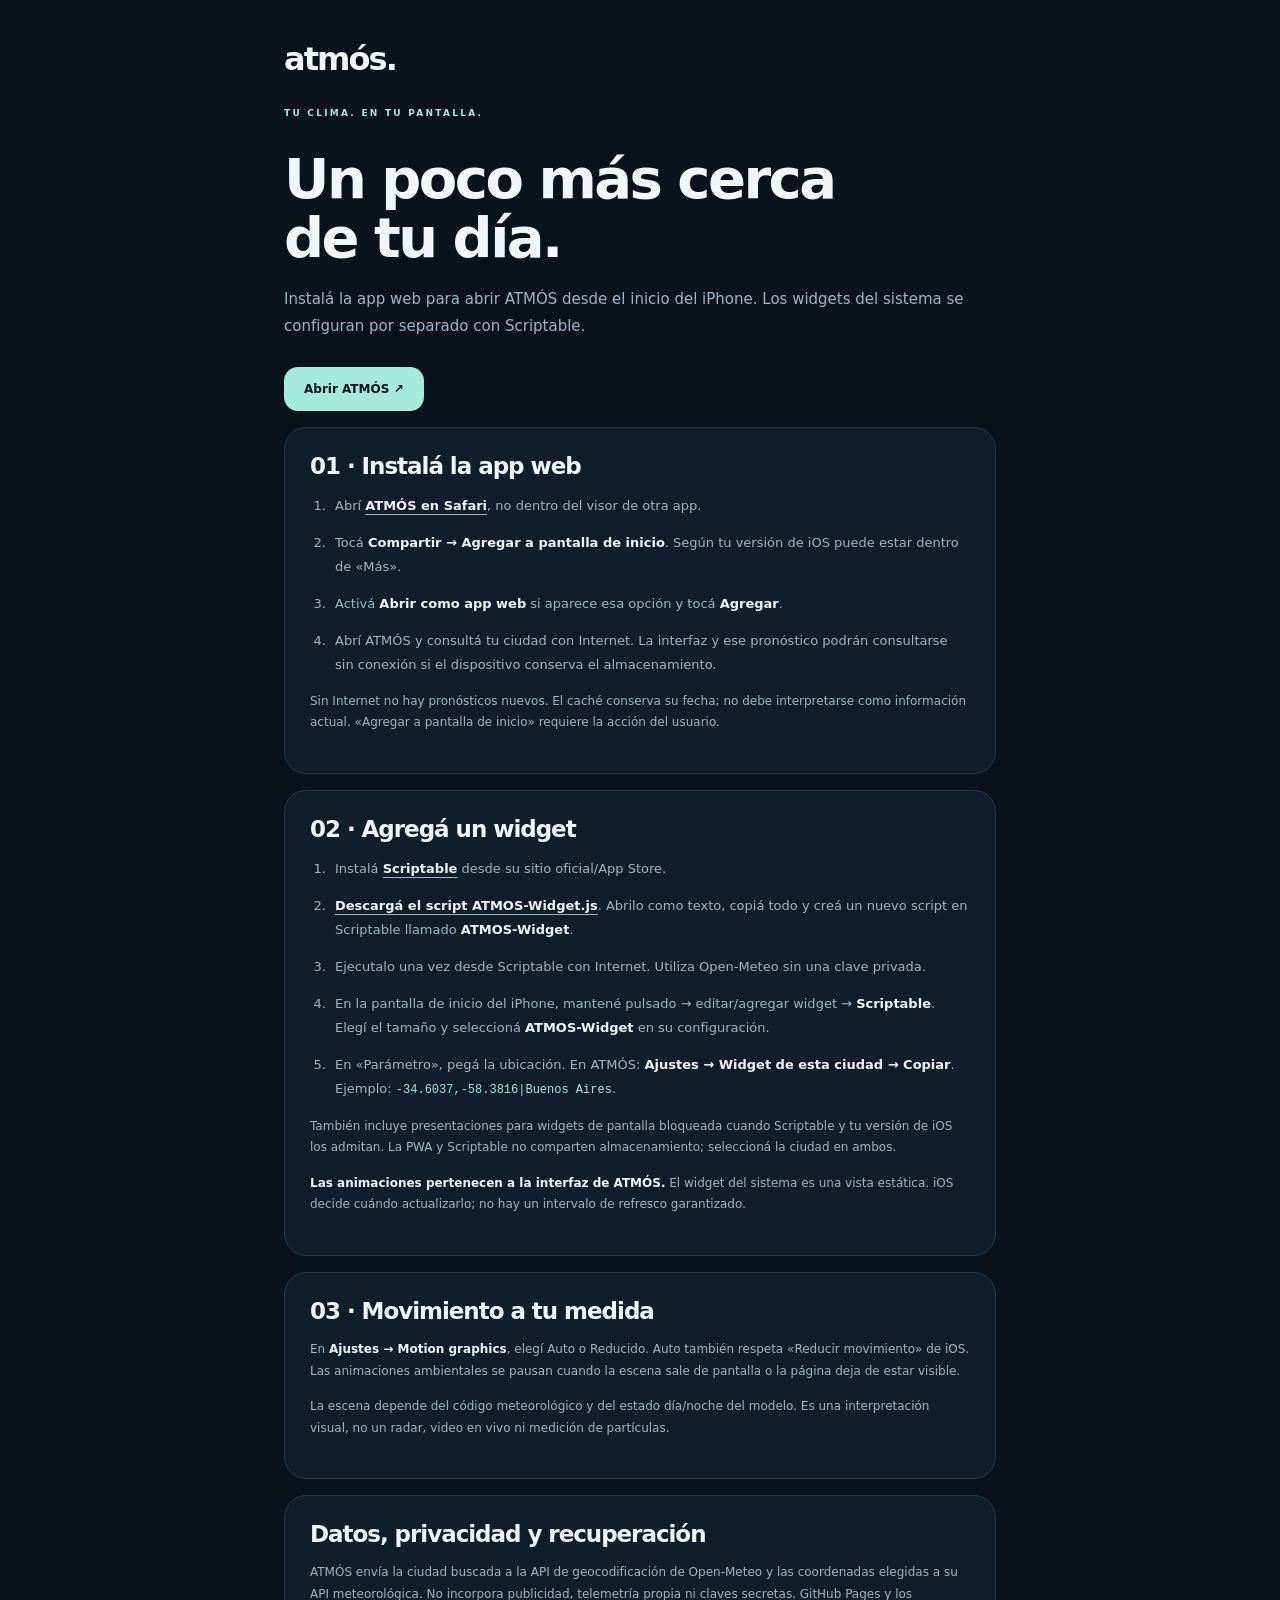
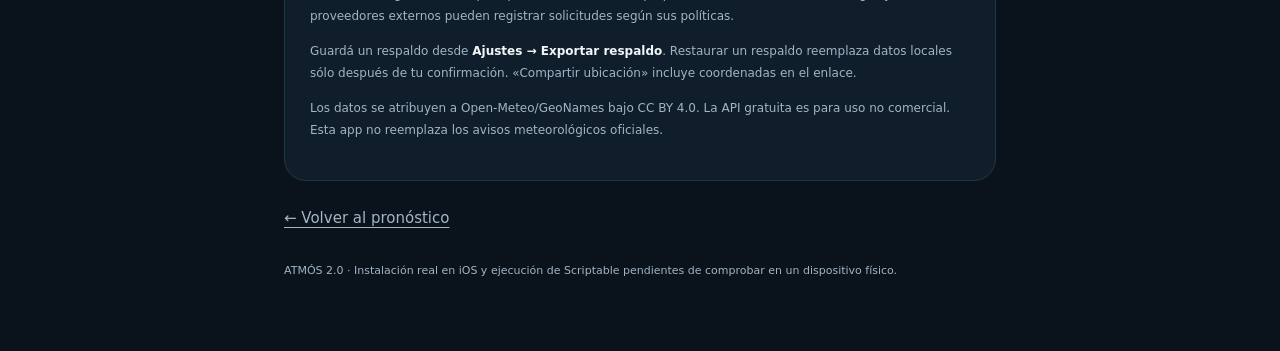
<file: instalar.html>
<!doctype html><html lang="es-AR" data-theme="dark"><head><meta charset="utf-8"><meta name="viewport" content="width=device-width,initial-scale=1,viewport-fit=cover"><meta name="theme-color" content="#0a121c"><title>Instalar ATMÓS · iPhone y widgets</title><link rel="stylesheet" href="./app.css?v=2.0.0"><link rel="apple-touch-icon" href="./icons/atmos-180.png"><style>.guide{max-width:760px;margin:auto;padding:40px 24px 70px}.guide h1{font-size:clamp(36px,7vw,56px);font-weight:550;margin:32px 0 18px;line-height:1.05}.guide>p{font-size:15px;color:var(--muted);line-height:1.8;margin-bottom:27px}.guide article{margin-top:16px;padding:25px;background:var(--surface);border:1px solid var(--line);border-radius:22px}.guide h2{font-size:23px;font-weight:550;margin-bottom:15px}.guide ol{padding-left:20px;color:var(--muted);font-size:13px;line-height:1.85}.guide li{padding-left:5px;margin:13px 0}.guide article p{font-size:12px;line-height:1.8;color:var(--muted);margin:14px 0}.guide strong{color:var(--ink)}.guide code{word-break:break-all;font-size:12px;color:var(--mint)}.guide .primary-button{display:inline-flex;align-items:center;text-decoration:none}.guide small{font-size:11px;color:var(--muted);line-height:1.8}.guide .eyebrow{display:block;margin-top:30px}</style></head><body><main class="guide"><a class="brand" href="./">atmós.</a><span class="eyebrow">TU CLIMA. EN TU PANTALLA.</span><h1>Un poco más cerca<br>de tu día.</h1><p>Instalá la app web para abrir ATMÓS desde el inicio del iPhone. Los widgets del sistema se configuran por separado con Scriptable.</p><a href="./" class="primary-button">Abrir ATMÓS ↗</a><article><h2>01 · Instalá la app web</h2><ol><li>Abrí <a href="./"><strong>ATMÓS en Safari</strong></a>, no dentro del visor de otra app.</li><li>Tocá <strong>Compartir → Agregar a pantalla de inicio</strong>. Según tu versión de iOS puede estar dentro de «Más».</li><li>Activá <strong>Abrir como app web</strong> si aparece esa opción y tocá <strong>Agregar</strong>.</li><li>Abrí ATMÓS y consultá tu ciudad con Internet. La interfaz y ese pronóstico podrán consultarse sin conexión si el dispositivo conserva el almacenamiento.</li></ol><p>Sin Internet no hay pronósticos nuevos. El caché conserva su fecha; no debe interpretarse como información actual. «Agregar a pantalla de inicio» requiere la acción del usuario.</p></article><article><h2>02 · Agregá un widget</h2><ol><li>Instalá <a href="https://scriptable.app/" target="_blank" rel="noopener noreferrer"><strong>Scriptable</strong></a> desde su sitio oficial/App Store.</li><li><a href="./widget/ATMOS-Widget.js" download="ATMOS-Widget.js"><strong>Descargá el script ATMOS-Widget.js</strong></a>. Abrilo como texto, copiá todo y creá un nuevo script en Scriptable llamado <strong>ATMOS-Widget</strong>.</li><li>Ejecutalo una vez desde Scriptable con Internet. Utiliza Open-Meteo sin una clave privada.</li><li>En la pantalla de inicio del iPhone, mantené pulsado → editar/agregar widget → <strong>Scriptable</strong>. Elegí el tamaño y seleccioná <strong>ATMOS-Widget</strong> en su configuración.</li><li>En «Parámetro», pegá la ubicación. En ATMÓS: <strong>Ajustes → Widget de esta ciudad → Copiar</strong>. Ejemplo: <code>-34.6037,-58.3816|Buenos Aires</code>.</li></ol><p>También incluye presentaciones para widgets de pantalla bloqueada cuando Scriptable y tu versión de iOS los admitan. La PWA y Scriptable no comparten almacenamiento; seleccioná la ciudad en ambos.</p><p><strong>Las animaciones pertenecen a la interfaz de ATMÓS.</strong> El widget del sistema es una vista estática. iOS decide cuándo actualizarlo; no hay un intervalo de refresco garantizado.</p></article><article><h2>03 · Movimiento a tu medida</h2><p>En <strong>Ajustes → Motion graphics</strong>, elegí Auto o Reducido. Auto también respeta «Reducir movimiento» de iOS. Las animaciones ambientales se pausan cuando la escena sale de pantalla o la página deja de estar visible.</p><p>La escena depende del código meteorológico y del estado día/noche del modelo. Es una interpretación visual, no un radar, video en vivo ni medición de partículas.</p></article><article><h2>Datos, privacidad y recuperación</h2><p>ATMÓS envía la ciudad buscada a la API de geocodificación de Open-Meteo y las coordenadas elegidas a su API meteorológica. No incorpora publicidad, telemetría propia ni claves secretas. GitHub Pages y los proveedores externos pueden registrar solicitudes según sus políticas.</p><p>Guardá un respaldo desde <strong>Ajustes → Exportar respaldo</strong>. Restaurar un respaldo reemplaza datos locales sólo después de tu confirmación. «Compartir ubicación» incluye coordenadas en el enlace.</p><p>Los datos se atribuyen a Open-Meteo/GeoNames bajo CC BY 4.0. La API gratuita es para uso no comercial. Esta app no reemplaza los avisos meteorológicos oficiales.</p></article><p style="margin-top:24px"><a href="./">← Volver al pronóstico</a></p><small>ATMÓS 2.0 · Instalación real en iOS y ejecución de Scriptable pendientes de comprobar en un dispositivo físico.</small></main></body></html>
</file>
<file: horizon.css>
/* ATMÓS Horizon · visual layer. Native controls and text never move with the camera. */
:root{--bg:#080f1b;--surface:#101d2e;--surface2:#18283d;--surface3:#21324a;--text:#f3f7ff;--muted:#b3c3d8;--subtle:#8fa5be;--accent:#b0dcf1;--accent2:#a9bcff;--stroke:rgba(191,216,255,.12);--radius:26px;--sky-depth:0.18;--sky-dpr:1.25;--sky-settle:220ms}
:root[data-theme=light]{--bg:#edf3fa;--surface:#fff;--surface2:#e8f0fa;--surface3:#d5e3f2;--text:#122d46;--muted:#456079;--subtle:#576f89;--accent:#246588;--accent2:#475ea4;--stroke:rgba(32,67,100,.13)}
body::before{background:radial-gradient(ellipse at 70% -10%,rgba(57,89,156,.2),transparent 60%)}
.shell{max-width:1580px;grid-template-columns:224px minmax(0,1fr)}
.main{padding:30px 34px 40px}.sidebar{padding:34px 16px;gap:28px}.brand-mark{background:#b9e8f6;color:#123348}.brand-sub{color:var(--muted)}
.hero.horizon-hero{position:relative;isolation:isolate;overflow:hidden;display:grid;grid-template-columns:1fr 1.05fr;min-height:390px;padding:34px 34px 25px;gap:12px;background:linear-gradient(122deg,#152946 4%,#224963 58%,#41718b);border:1px solid rgba(184,213,255,.18);border-radius:30px;color:#f4f8ff}
.hero.horizon-hero[data-night=true]{background:linear-gradient(122deg,#101b38,#1b3054 66%,#283e65)}
.horizon-hero[data-scene=rain],.horizon-hero[data-scene=storm]{background:linear-gradient(122deg,#172436,#253d54,#47657c)}
.horizon-hero::after{content:none}.horizon-hero .hero-main{padding:0;z-index:2;min-width:0;position:relative}.horizon-hero .hero-temp{font-size:116px;font-weight:340;letter-spacing:-7px;line-height:1.03;margin:13px 0 8px}.horizon-hero .hero-temp sup{font-size:.52em;font-weight:320;top:-.55em}.horizon-city{font-size:30px;font-weight:600;letter-spacing:-1.1px;line-height:1.15;margin:10px 0 0;overflow-wrap:anywhere}.horizon-hero .hero-desc{font-size:20px;letter-spacing:-.3px;line-height:1.3;margin:0 0 10px;font-weight:600}.horizon-hero .hero-kicker{font-size:9px;letter-spacing:1.8px;color:#c4d9ed}.horizon-hero .hero-sub{font-size:12px;line-height:1.65;color:#c9d9ea}.horizon-hero .hero-chips{margin-top:18px;gap:6px}.horizon-hero .hero-chip{background:#213e58;border-color:#45627c;backdrop-filter:none;color:#f0f6fd;font-size:11px;padding:8px 10px}
.sky-stage{position:relative;min-width:0;display:flex;flex-direction:column;justify-content:center;z-index:1;margin:-15px -13px -3px 0}.sky-view{position:relative;width:100%;height:280px;touch-action:pan-y;border-radius:22px;outline-offset:0;overflow:hidden}.sky-view canvas{width:100%;height:100%;display:block;touch-action:pan-y;cursor:grab}.sky-view:active canvas{cursor:grabbing}.sky-view:focus-visible{outline:2px solid #b0e4f9}
#skyFallback{position:absolute;inset:0;display:grid;place-items:center;pointer-events:none;background:radial-gradient(ellipse at 53% 47%,#779ab355,transparent 65%)}#skyFallback .icon{width:145px;height:145px;color:#f5d799;stroke-width:1.1;filter:drop-shadow(0 14px 18px #020d2733)}
.sky-caption{display:flex;justify-content:center;gap:7px;align-items:center;flex-wrap:wrap;padding:0 8px;color:#d2e3f4;font-size:10px;line-height:1.5;text-align:center}.sky-caption em{font-style:normal;border:1px solid #56748e;border-radius:20px;padding:3px 7px;font-size:9px;letter-spacing:.6px}.sky-controls{display:flex;justify-content:center;gap:7px;margin-top:11px}.sky-controls button{font-size:10px;min-height:34px;min-width:44px;border:1px solid #56748e;background:#1c3450;color:#e5f2fd;border-radius:20px;padding:6px 11px}.sky-controls button[aria-pressed=true]{background:#d1e9f6;color:#163749;border-color:#d1e9f6}.sky-controls button:focus-visible{outline-color:#f5d799}
.horizon-meta{display:flex;gap:15px;margin-top:16px;font-size:10px;color:#d4e5f1;align-items:center}.horizon-meta .icon{width:14px;height:14px;margin-right:4px}.hero-model-date{display:block;font-size:10px;margin-top:3px;color:#b6cce0}
.intro-head{margin:28px 0 15px}.section-title{font-size:24px;letter-spacing:-.7px}.section-eyebrow{color:var(--muted);font-size:9px;letter-spacing:1.65px}.insight{background:linear-gradient(110deg,var(--surface2),var(--surface));border-radius:19px}.insight-side{white-space:normal;max-width:115px;line-height:1.5}.panel{border-radius:24px}.panel-caption,.stat-detail{line-height:1.6}
.stats{gap:12px}.stat.metric-card{text-align:left;appearance:none;font:inherit;color:var(--text);width:100%;min-width:0;position:relative;min-height:159px;padding:19px 18px}.metric-card .stat-head{font-size:11px;letter-spacing:.05px}.metric-card .stat-val{font-size:36px;font-weight:530;letter-spacing:-1.4px}.metric-card .stat-detail{padding-right:12px}.metric-card .card-arrow{position:absolute;right:12px;bottom:12px;width:13px;height:13px;color:var(--subtle)}.metric-card:hover{border-color:var(--accent);background:var(--surface2);transform:none}.metric-card:focus-visible{outline:2px solid var(--accent);outline-offset:3px}.metric-spark{height:20px;width:75px;position:absolute;right:15px;top:19px;opacity:.45;pointer-events:none}
.stat .stat-icon{background:none;width:21px;height:23px;justify-content:flex-start}.atm-grid .stat.metric-card{min-height:143px;padding:16px}.atm-grid .stat-val{font-size:29px}.mini-stat{border-radius:20px}.range-track{height:7px}.range-fill{background:linear-gradient(90deg,#73bfe5,#b7dfe2,#f5ce98)}.day-btn{min-height:64px}.daily-panel .panel-top{margin-bottom:19px}.day-detail-link{grid-column:1/-1;text-align:center;padding:10px;background:transparent;color:var(--accent);border:1px solid var(--stroke);border-radius:10px;font-size:11px;min-height:40px}
.range-switch{display:flex;align-items:center;gap:5px;margin-left:auto;border:1px solid var(--stroke);padding:3px;border-radius:10px;flex-shrink:0}.range-switch button{font:inherit;font-size:11px;font-weight:650;padding:8px 13px;border:0;border-radius:7px;background:transparent;min-height:36px;color:var(--muted)}.range-switch button[aria-pressed=true]{background:var(--surface3);color:var(--text)}.hour-tile{border-radius:18px;flex-basis:83px;background:var(--surface);gap:10px}.hour-tile .hour-date{font-size:9px;font-weight:500;opacity:.8}.chart-wrap{overflow-x:auto;padding-bottom:3px}.weather-chart{min-width:550px;min-height:0}.chart-hover{min-height:64px}.weather-chart text{font-size:12px}.two-col{grid-template-columns:minmax(0,1.35fr) minmax(310px,.85fr);gap:16px}
.air-panel{padding:22px}.air-panel .panel-top{margin-bottom:12px}.air-intro{font-size:12px;line-height:1.65;color:var(--muted)}.air-reading{display:flex;align-items:baseline;gap:12px;margin:8px 0}.air-reading strong{font-size:46px;font-weight:500;letter-spacing:-2px}.air-reading span{color:var(--text);font-size:13px}.air-track{height:7px;border-radius:10px;background:linear-gradient(90deg,#7acba5 0%,#d5d692 20%,#e5b282 35%,#da8a93 50%,#a690bf 70%,#9d6890 100%);position:relative;margin:17px 0}.air-pin{height:13px;width:5px;background:var(--text);border:1px solid var(--surface);position:absolute;top:-3px;border-radius:3px}.air-note{font-size:10px;color:var(--subtle);line-height:1.65;margin:8px 0}.air-details{display:flex;gap:20px;font-size:11px;line-height:1.7}.air-details strong{display:block;font-size:17px;font-weight:600}.air-panel a{color:var(--accent)}.air-panel #loadAir{margin-top:10px}
.detail-overlay{position:fixed;inset:0;z-index:90;background:rgba(3,10,22,.88);display:flex;align-items:center;justify-content:center;padding:20px}.metric-dialog{background:var(--surface);border:1px solid var(--stroke);border-radius:26px;width:min(100%,670px);max-height:90dvh;overflow:auto;padding:28px;color:var(--text);box-shadow:0 25px 80px #0005}.metric-dialog .modal-header{margin-bottom:19px}.metric-dialog h2{font-size:25px;font-weight:630;letter-spacing:-.7px;margin:0}.metric-dialog p{font-size:12px;line-height:1.7;color:var(--muted);margin:6px 0}.detail-controls{display:flex;gap:10px;align-items:center;justify-content:space-between;margin:17px 0}.detail-controls label{font-size:12px;color:var(--muted)}.detail-controls select{font:inherit;color:var(--text);background:var(--surface2);border:1px solid var(--stroke);border-radius:11px;padding:10px;max-width:70%;min-height:44px}.metric-reading{font-size:40px;font-weight:530;letter-spacing:-1.3px;line-height:1.25;min-height:50px}.metric-time{color:var(--muted);font-size:12px;margin:4px 0 16px}.metric-plot{width:100%;height:auto;display:block;overflow:visible}.metric-slider{width:100%;accent-color:var(--accent);height:40px;display:block}.metric-description{border-top:1px solid var(--stroke);margin-top:17px;padding-top:14px}.metric-summary{display:flex;gap:18px;font-size:11px;color:var(--muted);margin:12px 0}.metric-summary strong{color:var(--text)}.detail-table{font-size:11px;margin-top:16px;color:var(--muted)}.detail-table table{width:100%;border-collapse:collapse}.detail-table td,.detail-table th{text-align:left;padding:7px;border-bottom:1px solid var(--stroke)}.detail-table summary{cursor:pointer;min-height:40px;padding:11px 0;color:var(--accent)}
.horizon-mobile-nav{display:none}.detail-overlay .icon-btn{flex:0 0 44px;height:44px}
@media(max-width:1250px){.shell{grid-template-columns:200px minmax(0,1fr)}.main{padding:24px}.hero.horizon-hero{padding:29px 25px;min-height:370px}.horizon-hero .hero-temp{font-size:107px}.horizon-city{font-size:27px}.stats{grid-template-columns:repeat(4,minmax(0,1fr))}.stat.metric-card{padding:16px 13px;min-height:158px}.metric-card .stat-val{font-size:31px}.two-col{grid-template-columns:minmax(0,1fr) 300px}.sky-view{height:265px}}
@media(max-width:1050px){.shell{display:block}.sidebar{display:none}.main{padding:22px 27px 100px}.stats{grid-template-columns:repeat(4,minmax(0,1fr))}.horizon-mobile-nav{display:flex;position:fixed;z-index:60;bottom:0;left:0;right:0;padding:8px 10px max(10px,env(safe-area-inset-bottom));background:var(--surface);border-top:1px solid var(--stroke);justify-content:space-around;box-shadow:0 -9px 26px #0002}.horizon-mobile-nav button{display:flex;flex-direction:column;align-items:center;gap:4px;font-size:9px;color:var(--muted);border:0;background:none;min-width:55px;min-height:43px;padding:5px}.horizon-mobile-nav button .icon{width:20px;height:20px}.horizon-mobile-nav button:focus-visible{outline:2px solid var(--accent)}.toast{bottom:95px}.mobile-brand{margin-bottom:15px}}
@media(max-width:740px){.hero.horizon-hero{grid-template-columns:1fr 1fr;min-height:350px;padding:26px 20px;gap:0}.horizon-city{font-size:24px}.horizon-hero .hero-temp{font-size:98px;letter-spacing:-6px}.horizon-hero .hero-desc{font-size:17px}.horizon-hero .hero-chips{gap:5px}.horizon-hero .hero-chip{font-size:10px;padding:7px 8px}.sky-stage{margin:0 -12px 0 0}.sky-view{height:220px}.horizon-meta{flex-wrap:wrap;gap:6px;font-size:9px}.sky-controls button{font-size:9px;padding-inline:8px}.stats{grid-template-columns:repeat(2,minmax(0,1fr))}.two-col{grid-template-columns:1fr}.aside-col{display:grid;grid-template-columns:1fr 1fr}.air-panel{grid-column:1/-1}.atm-grid{grid-template-columns:1fr 1fr}.aside-col>section[aria-label="Información atmosférica"]{grid-column:1/-1}.stat.metric-card{padding:17px;min-height:143px}.metric-card .stat-val{font-size:34px}.range-switch{margin-left:0}.panel-top{flex-wrap:wrap}.metric-dialog{padding:23px}.detail-overlay{padding:14px}}
@media(max-width:540px){.main{padding:17px 14px 100px}.hero.horizon-hero{grid-template-columns:1fr;min-height:0;padding:26px 23px 21px;border-radius:26px}.horizon-hero .hero-main{text-align:center}.horizon-city{font-size:28px;margin:10px 0 0}.horizon-hero .hero-temp{font-size:107px;margin:8px 0 4px;font-weight:320;letter-spacing:-6px}.horizon-hero .hero-desc{font-size:19px;max-width:none}.horizon-hero .hero-kicker{font-size:8px;justify-content:center}.horizon-hero .hero-chips{justify-content:center;margin-top:12px}.horizon-hero .hero-sub{font-size:12px}.horizon-hero .hero-model-date{font-size:9px}.horizon-meta{justify-content:center;margin-top:11px}.sky-stage{margin:0 -18px}.sky-view{height:205px;margin-top:-8px}.sky-caption{font-size:9px;gap:5px}.sky-caption em{font-size:8px}.sky-controls{margin-top:8px}.sky-controls button{min-height:35px}.header-actions{gap:6px}.header-actions .pill{grid-column:span 2}.header-actions .location-btn{grid-column:span 3}.header-actions>.icon-btn:not(.location-btn){height:40px}.stats{gap:10px}.stat.metric-card{padding:16px 14px;min-height:144px;border-radius:20px}.metric-card .stat-head{font-size:11px}.metric-card .stat-val{font-size:32px}.metric-card .stat-detail{font-size:10px}.section-title{font-size:22px}.section-sub{font-size:11px}.intro-head{margin-top:26px;gap:10px}.intro-head>.section-sub{max-width:135px;text-align:right}.panel{padding:20px 15px;border-radius:23px}.panel-top{gap:12px}.range-switch{width:100%;justify-content:center}.range-switch button{flex:1}.hour-tile{flex-basis:79px}.day-btn{padding:15px 0}.day-head{padding-inline:0}.day-detail{padding-inline:0}.aside-col{grid-template-columns:1fr}.atm-grid{gap:10px}.air-panel{padding:20px}.detail-overlay{align-items:flex-end;padding:0}.metric-dialog{border-radius:25px 25px 0 0;max-height:93dvh;padding:23px 20px max(25px,env(safe-area-inset-bottom))}.metric-dialog h2{font-size:23px}.metric-reading{font-size:38px}.metric-time{font-size:11px}.detail-controls select{font-size:12px}.bottom-foot{padding-bottom:15px}.hero-kicker .star{width:4px;height:4px}}
@media(prefers-reduced-motion:reduce){.sky-view canvas{cursor:default}}
/* Refinements found at 320 px and during numeric baseline inspection. */
.horizon-hero .hero-temp sup{vertical-align:top;top:.09em;line-height:1}
.hour-tile time{display:flex;flex-direction:column;align-items:center;gap:4px}
@media(max-width:540px){#horario>.intro-head{flex-wrap:wrap}#horario>.intro-head .range-switch{flex-basis:100%}}
</file>
<file: app.css>
/* ATMÓS Motion Edition · native CSS, no remote fonts or UI dependencies. */
:root{color-scheme:dark;--bg:#0a121c;--surface:#101e2b;--raised:#172937;--line:#233644;--ink:#f1f7f8;--muted:#a1b5c4;--quiet:#8198ab;--mint:#a5ebd9;--cyan:#8acaf0;--warm:#f3ca91;--red:#f6a9ab;--shadow:0 20px 60px #0002;--radius:24px;--ease:cubic-bezier(.22,.8,.24,1);font-family:-apple-system,BlinkMacSystemFont,"Segoe UI",Inter,system-ui,sans-serif;font-synthesis:none}
:root[data-theme=light]{color-scheme:light;--bg:#eff4f4;--surface:#fff;--raised:#e8f0f1;--line:#cddddd;--ink:#17343d;--muted:#4d6571;--quiet:#607781;--mint:#136c62;--cyan:#22678b;--warm:#91621b;--red:#ab3b3b;--shadow:0 15px 50px #17343d0a}
*,:before,:after{box-sizing:border-box}html{scroll-behavior:smooth;scroll-padding-top:110px}body{margin:0;background:var(--bg);color:var(--ink);-webkit-font-smoothing:antialiased;min-width:320px;transition:background-color .35s,color .35s}button,a,input{-webkit-tap-highlight-color:transparent}button,input{font:inherit}button{cursor:pointer;color:inherit}button:disabled{cursor:wait;opacity:.55}button,a{touch-action:manipulation}a{color:inherit;text-underline-offset:4px}button:focus-visible,a:focus-visible,input:focus-visible,summary:focus-visible,[tabindex]:focus-visible{outline:3px solid var(--mint);outline-offset:4px}button{border:0;background:none}button svg{pointer-events:none}[hidden]{display:none!important}h1,h2,h3,p{margin:0}h1,h2,h3{letter-spacing:-.045em}button,input,summary{min-height:44px}::selection{background:var(--mint);color:var(--bg)}.svg-library{position:absolute;width:0;height:0;overflow:hidden}.icon{width:21px;height:21px;stroke:currentColor;fill:none;stroke-width:1.65;stroke-linecap:round;stroke-linejoin:round;flex:none;vertical-align:middle}.icon.small{width:15px;height:15px}.sr-only{position:absolute;width:1px;height:1px;overflow:hidden;clip:rect(0,0,0,0);white-space:nowrap}.skip{position:fixed;top:-60px;left:10px;background:var(--mint);color:var(--bg);z-index:100;padding:12px}.skip:focus{top:10px}
.app-header{max-width:1440px;margin:auto;height:104px;padding:env(safe-area-inset-top) 48px 0;display:flex;align-items:center;gap:35px;border-bottom:1px solid var(--line)}.brand{font-weight:800;font-size:32px;letter-spacing:-1.9px;display:inline-flex;gap:12px;align-items:center;text-decoration:none}.brand-dot{color:var(--mint)}.brand-icon{display:grid;place-items:center;background:var(--mint);color:#0b3438;width:40px;height:40px;border-radius:14px}.brand-icon .icon{width:25px;height:25px}.desktop-nav{display:flex;gap:4px;margin-left:35px}.nav-link{font-size:13px;color:var(--muted);padding:10px 18px;border-radius:50px}.nav-link.active{color:var(--mint);background:var(--raised)}.header-tools{display:flex;gap:8px;align-items:center;margin-left:auto}.city-button{display:flex;align-items:center;gap:10px;max-width:245px;padding:11px 14px;background:var(--surface);border:1px solid var(--line);border-radius:50px;font-size:12px;font-weight:650}.city-button span{white-space:nowrap;overflow:hidden;text-overflow:ellipsis}.city-button>.icon:first-child{color:var(--mint);width:17px}.icon-button{width:44px;height:44px;display:inline-grid;place-items:center;border:1px solid var(--line);border-radius:50%;flex:none;background:var(--surface);font-size:13px;font-weight:700}.icon-button:hover,.soft-button:hover,.wide-button:hover{border-color:var(--mint);background:var(--raised)}.app-main{max-width:1344px;margin:auto;padding:36px 36px 28px}.page-intro{display:flex;justify-content:space-between;align-items:center;gap:15px;margin-bottom:22px}.eyebrow{font-size:9px;letter-spacing:2.25px;color:var(--mint);font-weight:750}.page-intro p{color:var(--muted);font-size:12px;margin-top:8px;line-height:1.6}.status-wrap{display:flex;gap:12px;align-items:center}.status{font-size:11px;color:var(--muted);display:flex;align-items:center;gap:8px}.status:before{content:"";width:6px;height:6px;flex:none;border-radius:50%;background:var(--mint)}.status[data-kind=stale]:before,.status[data-kind=offline]:before{background:var(--warm)}.status[data-kind=error]:before{background:var(--red)}#refreshBtn[data-loading=true] .icon{animation:spin 1.4s linear infinite}.notice{padding:15px 18px;border:1px solid #cba86f60;background:#aa85340d;border-radius:14px;color:var(--warm);font-size:12px;line-height:1.65;margin:12px 0}.notice strong{color:var(--ink)}.update-notice{display:flex;justify-content:space-between;align-items:center;gap:12px}.text-button{color:var(--mint);font-size:12px;font-weight:650;padding:9px 5px;text-decoration:underline;text-underline-offset:5px}
.hero{min-height:390px;border-radius:30px;position:relative;overflow:hidden;isolation:isolate;display:grid;grid-template-columns:1.1fr 1fr;padding:40px 42px;border:1px solid #81b7c72e;background:radial-gradient(ellipse at 70% 0%,#40758565,transparent 75%),linear-gradient(120deg,#153647,#14323f);color:#f3fafb;box-shadow:var(--shadow)}.hero[data-night=true]{background:radial-gradient(ellipse at 72% 17%,#474b9260,transparent 65%),linear-gradient(120deg,#152432,#1b2b42)}.hero[data-scene=rain],.hero[data-scene=storm]{background:radial-gradient(ellipse at 77% 0%,#56688e66,transparent 75%),linear-gradient(120deg,#192d42,#172b3a)}.hero[data-scene=snow]{background:radial-gradient(ellipse at 75% 0%,#7694a880,transparent 70%),linear-gradient(120deg,#284958,#416572)}.hero-content{z-index:2;position:relative;align-self:center;pointer-events:none}.hero-content button{pointer-events:auto}.hero-place{display:flex;gap:12px;align-items:center}.hero-place h1{font-size:clamp(25px,3.5vw,41px);font-weight:600;line-height:1.12;overflow-wrap:anywhere}.hero-place .icon-button{border-color:#fff3;background:#fff08;color:#fff8;width:36px;height:36px;min-height:44px}.hero-place .icon-button[aria-pressed=true]{color:#fbd7a3}.hero-place .icon-button[aria-pressed=true] svg{fill:currentColor}.hero-region{font-size:11px;color:#b7cad7;margin-top:9px}.temp-lockup{display:flex;flex-wrap:wrap;align-items:center;gap:23px;margin:16px 0 0}.current-temp{font-size:clamp(90px,9.5vw,132px);font-weight:450;line-height:1.1;letter-spacing:-8px;font-variant-numeric:tabular-nums;white-space:nowrap}.current-temp sup{font-size:.44em;vertical-align:top;position:relative;top:16px;letter-spacing:-3px}.temp-digits{display:inline-block;overflow:hidden;vertical-align:bottom}.temp-digits span{display:inline-block}.temp-caption{max-width:160px;align-self:flex-end;padding-bottom:16px}.temp-caption strong{display:block;font-size:16px;font-weight:550;line-height:1.4;letter-spacing:-.3px}.temp-caption span{display:block;font-size:12px;color:#bfd1de;margin-top:6px;line-height:1.5}.hero-meta{display:flex;gap:20px;flex-wrap:wrap;margin-top:16px;font-size:12px;color:#c1d5df}.hero-meta strong{color:#f3fafb;font-weight:600}.hero-model{margin-top:21px;font-size:10px;color:#b2c7d4;letter-spacing:.15px}.hero-art{position:relative;min-width:0;display:grid;place-items:center;pointer-events:none}.sky-scene{width:320px;height:320px;position:relative;isolation:isolate;--cloud-opacity:.7}.orbital-ring{position:absolute;inset:22px;border-radius:50%;border:1px solid #c5deec22}.orbital-ring.outer{inset:-4px;border-style:dashed;border-color:#c5deec20;animation:spin 100s linear infinite}.orbital-ring.inner{inset:58px;border-color:#c5deec18}.orbital-ring.outer:before{content:"";position:absolute;top:47px;left:40px;width:7px;height:7px;background:#afcfebc0;box-shadow:0 0 15px #abcfec88;border-radius:50%}.celestial-halo{position:absolute;inset:47px;border-radius:50%;background:radial-gradient(circle,#fedca52b,transparent 71%);animation:breathe 7s ease-in-out infinite}.celestial-body{position:absolute;left:95px;top:78px;width:130px;height:130px;border-radius:50%;background:radial-gradient(circle at 34% 24%,#fffbe5,#f9d899 50%,#ecac6b);box-shadow:0 0 70px #fed7a32b,inset -9px -10px 22px #d98f432b;animation:float-body 9s ease-in-out infinite}.sky-scene[data-night=true] .celestial-body{background:radial-gradient(circle at 34% 24%,#f7f5eb,#d7e4f0 63%,#acb5d7);box-shadow:0 0 70px #a4bce235,inset -10px -12px 26px #7886ac50}.sky-scene[data-night=true] .celestial-body:after{content:"";position:absolute;left:34px;top:23px;width:19px;height:19px;border-radius:50%;background:#9cacbc1a;box-shadow:40px 43px 0 4px #77899c15,-5px 65px 0 6px #77899c15}.sky-scene[data-night=true] .celestial-halo{background:radial-gradient(circle,#b6bdeb25,transparent 72%)}.sky-cloud{position:absolute;left:50px;top:172px;width:225px;height:65px;border-radius:70px;background:linear-gradient(145deg,#e5f0f1bd,#96b5c780);box-shadow:0 15px 35px #0b20351a;opacity:var(--cloud-opacity);animation:drift 17s ease-in-out infinite alternate;z-index:3}.sky-cloud:before,.sky-cloud:after{content:"";position:absolute;border-radius:50%;background:inherit}.sky-cloud:before{width:100px;height:100px;left:40px;bottom:0}.sky-cloud:after{width:75px;height:75px;right:34px;bottom:12px}.sky-cloud.far{top:131px;left:111px;transform:scale(.6);opacity:.25;animation:drift-far 23s ease-in-out infinite alternate;z-index:1}.sky-scene[data-scene=clear]{--cloud-opacity:0}.sky-scene[data-scene=clear] .sky-cloud.far{opacity:.1}.sky-scene[data-scene=cloud],.sky-scene[data-scene=storm],.sky-scene[data-scene=rain]{--cloud-opacity:.95}.sky-scene[data-scene=cloud] .celestial-body,.sky-scene[data-scene=storm] .celestial-body,.sky-scene[data-scene=rain] .celestial-body,.sky-scene[data-scene=fog] .celestial-body{opacity:.25}.sky-scene[data-scene=unknown] .celestial-body,.sky-scene[data-scene=unknown] .celestial-halo{display:none}.sky-scene[data-scene=fog] .sky-cloud{filter:blur(8px)}.sky-precip{position:absolute;inset:215px 50px 0;overflow:hidden;z-index:4}.sky-particle{position:absolute;left:var(--x);top:-10px;width:1.5px;height:11px;background:#acd6f3;border-radius:3px;opacity:0;animation:fall var(--duration) var(--delay) linear infinite}.sky-scene[data-scene=snow] .sky-particle{width:4px;height:4px;border-radius:50%;background:#f2fbff;animation-name:flake}.sky-stars{position:absolute;inset:15px;opacity:.8}.sky-star{position:absolute;left:var(--x);top:var(--y);width:2px;height:2px;background:#cedde6;border-radius:50%;opacity:.55}.hero-art-caption{position:absolute;bottom:0;text-align:center;font-size:8px;letter-spacing:1.5px;text-transform:uppercase;color:#adbfce}
.quick-outlook{display:grid;grid-template-columns:1.25fr repeat(3,1fr);gap:15px;margin:16px 0 32px;padding:21px 23px;background:var(--surface);border:1px solid var(--line);border-radius:20px}.outlook-title{display:flex;gap:12px;align-items:center}.outlook-title>.icon{color:var(--mint);width:26px;height:26px}.outlook-title strong{font-size:13px;font-weight:600;display:block}.outlook-title small{color:var(--muted);font-size:10px;display:block;margin-top:5px}.outlook-value{padding-left:21px;border-left:1px solid var(--line);display:flex;flex-direction:column;justify-content:center;gap:5px}.outlook-value span{color:var(--muted);font-size:10px}.outlook-value strong{font-size:20px;font-weight:550;letter-spacing:-.5px}.outlook-value small{font-size:11px;color:var(--muted)}.section-heading{display:flex;align-items:center;justify-content:space-between;margin:31px 0 17px;gap:16px}.section-heading h2{font-size:25px;font-weight:620}.section-heading p{color:var(--muted);font-size:11px;margin-top:6px}.section-heading .eyebrow{display:block;margin-bottom:8px}.panel{background:var(--surface);border:1px solid var(--line);border-radius:var(--radius);padding:25px}.chart-toolbar{display:flex;align-items:center;justify-content:space-between;gap:16px;margin-bottom:16px}.segmented{display:inline-flex;background:var(--raised);border-radius:12px;padding:4px;gap:3px;position:relative;isolation:isolate}.segmented button{position:relative;font-size:11px;font-weight:600;color:var(--muted);padding:8px 15px;border-radius:9px;min-height:38px;z-index:1;white-space:nowrap}.segmented button[aria-pressed=true]{background:var(--surface);color:var(--mint);box-shadow:0 2px 8px #0001}.segmented .tab-indicator{position:absolute;top:4px;bottom:4px;left:0;border:1px solid var(--mint);border-radius:9px;opacity:.4;pointer-events:none;z-index:2;transition:transform .4s var(--ease),width .4s var(--ease)}.range-switch{display:flex;gap:1px}.range-switch button{color:var(--muted);font-size:11px;padding:7px 12px;min-height:38px;border-radius:10px}.range-switch [aria-pressed=true]{background:var(--raised);color:var(--mint)}.chart-summary{display:flex;justify-content:space-between;align-items:baseline;gap:15px;padding:10px 1px 2px;font-size:12px}.chart-summary strong{font-size:23px;font-weight:550;letter-spacing:-.8px}.chart-summary span{color:var(--muted);font-size:11px}.chart-viewport{min-width:0}.weather-chart{display:block;width:100%;height:230px;overflow:visible;touch-action:pan-y}.chart-axis{fill:var(--quiet);font:10px system-ui,sans-serif}.chart-grid{stroke:var(--line);stroke-dasharray:3 6}.chart-trace{fill:none;stroke:var(--mint);stroke-width:2.5;stroke-linejoin:round;stroke-linecap:round}.chart-fill{fill:url(#chartGradient)}.chart-cursor{stroke:var(--mint);stroke-dasharray:3 4;opacity:.35}.chart-point{fill:var(--surface);stroke:var(--mint);stroke-width:2.5}.chart-focus{transition:transform .18s var(--ease)}.chart-reading{display:flex;gap:16px;flex-wrap:wrap;padding-top:16px;border-top:1px solid var(--line);font-size:11px;color:var(--muted)}.chart-reading strong{color:var(--ink);font-weight:600}.chart-reading time{color:var(--mint);font-weight:600}.hourly-strip{display:flex;gap:8px;overflow-x:auto;padding:16px 1px 9px;scrollbar-width:thin;scrollbar-color:var(--line) transparent;scroll-snap-type:x proximity}.hour-card{min-width:79px;flex:0 0 79px;display:flex;flex-direction:column;align-items:center;gap:12px;padding:16px 7px;border:1px solid var(--line);border-radius:17px;background:var(--surface);scroll-snap-align:start;transition:background .2s,border-color .2s}.hour-card time{font-size:10px;color:var(--muted)}.hour-card .icon{width:28px;height:28px;color:var(--warm)}.hour-card strong{font-size:21px;font-weight:570;letter-spacing:-1px}.hour-card small{color:var(--cyan);font-size:10px}.hour-card[aria-pressed=true]{border-color:var(--mint);background:var(--raised)}.hour-card:hover{background:var(--raised)}.hint{font-size:11px;line-height:1.65;color:var(--muted);margin:10px 0}.chart-hint{font-size:10px;color:var(--quiet);margin-top:10px}
.lower-grid{display:grid;grid-template-columns:1.35fr 1fr;gap:18px;align-items:start}.daily-panel{padding:9px 20px 10px}.day-row{border-bottom:1px solid var(--line)}.day-row:last-child{border-bottom:0}.day-row summary{display:grid;grid-template-columns:95px 31px 1fr 43px 15px;align-items:center;gap:12px;list-style:none;cursor:pointer;padding:17px 0;font-size:12px}.day-row summary::-webkit-details-marker{display:none}.day-row summary>.icon{color:var(--warm);width:25px;height:25px}.day-row summary>strong{font-weight:600}.day-range{display:flex;gap:9px;align-items:center;font-size:12px;white-space:nowrap}.day-low{color:var(--muted)}.temperature-track{height:4px;flex:1;border-radius:5px;background:var(--raised);position:relative;min-width:20px;overflow:hidden}.temperature-fill{position:absolute;top:0;bottom:0;border-radius:5px;background:linear-gradient(90deg,#8acbdc,#a5dfc6,#e6bc89);transform-origin:left}.day-pop{color:var(--cyan);font-size:10px;text-align:right}.day-row .chevron{font-size:20px;color:var(--quiet);transform:rotate(0deg);transition:transform .3s var(--ease);text-align:center}.day-row[open] .chevron{transform:rotate(90deg)}.day-details{display:grid;grid-template-columns:repeat(3,1fr);gap:8px;padding:0 0 15px}.day-details div{background:var(--raised);border-radius:10px;padding:12px 10px}.day-details small{display:block;font-size:9px;color:var(--muted);margin-bottom:5px}.day-details strong{font-size:12px;font-weight:550}.conditions{display:grid;grid-template-columns:1fr 1fr;gap:12px}.condition-card{padding:18px 20px;background:var(--surface);border:1px solid var(--line);border-radius:20px;display:flex;flex-direction:column;gap:14px;min-height:135px}.condition-head{display:flex;justify-content:space-between;gap:10px;font-size:11px;color:var(--muted)}.condition-head .icon{width:18px;height:18px;color:var(--mint)}.condition-number{font-size:29px;letter-spacing:-1px;font-weight:520}.condition-number small{font-size:12px;letter-spacing:0;color:var(--muted)}.condition-foot{font-size:10px;color:var(--muted);line-height:1.5}.sun-card{grid-column:1/-1;padding:21px 24px;display:grid;grid-template-columns:1fr 1fr;gap:8px 18px;min-height:150px}.sun-card .condition-head{grid-column:1/-1}.sun-arc{width:100%;height:82px;grid-column:1/-1;margin-top:0}.sun-times{display:flex;align-items:center;justify-content:space-between;grid-column:1/-1;font-size:11px;color:var(--muted)}.sun-times strong{font-weight:550;color:var(--ink);margin-left:5px}.detail-source{margin:16px 0 4px;font-size:10px;color:var(--quiet);line-height:1.7}.footer{margin-top:42px;border-top:1px solid var(--line);padding-top:24px;color:var(--quiet);font-size:10px;line-height:1.8}.footer-top{display:flex;gap:25px;align-items:center;margin-bottom:17px}.footer-brand{font-size:24px;color:var(--ink)}.footer-top>span{font-size:8px;letter-spacing:2px}.footer-top>a:last-child{margin-left:auto;color:var(--mint);font-size:11px}.footer p{max-width:1000px;margin-top:7px}.footer p a{color:var(--muted)}#versionLabel{white-space:nowrap;margin-left:7px}
.mobile-nav{display:none}.loading-card,.error-card{text-align:center;min-height:430px;padding:60px 22px;display:flex;flex-direction:column;align-items:center;justify-content:center;background:var(--surface);border:1px solid var(--line);border-radius:28px;gap:17px}.loading-card h1,.error-card h1{font-size:28px;font-weight:550}.loading-card p,.error-card p{font-size:13px;line-height:1.8;color:var(--muted);max-width:500px}.loading-orbit{width:85px;height:85px;border:1px solid var(--line);border-radius:50%;position:relative;margin-bottom:8px;animation:spin 5s linear infinite}.loading-orbit:after{content:"";width:25px;height:25px;position:absolute;left:15px;top:0;background:var(--mint);border-radius:50%;box-shadow:0 0 40px #94dec622}.error-card>.icon{color:var(--muted);height:50px;width:50px}.primary-button{background:var(--mint);color:var(--bg);padding:13px 20px;border-radius:14px;font-size:12px;font-weight:750;min-height:44px}.soft-button{background:var(--raised);border:1px solid var(--line);border-radius:12px;padding:11px 14px;font-size:11px;min-height:44px;white-space:nowrap}.button-row{display:flex;gap:10px;flex-wrap:wrap;justify-content:center}.wide-button{display:flex;gap:10px;align-items:center;justify-content:center;width:100%;border:1px solid var(--line);padding:14px;background:var(--raised);border-radius:13px;color:var(--mint);font-size:12px;font-weight:600}
dialog{border:1px solid var(--line);background:var(--surface);color:var(--ink);border-radius:26px;box-shadow:0 25px 100px #0006;padding:27px;width:min(530px,calc(100vw - 26px));max-height:90dvh;overflow-y:auto;overscroll-behavior:contain}dialog::backdrop{background:#020d17b8;backdrop-filter:blur(8px)}.dialog-head{display:flex;align-items:center;justify-content:space-between;gap:16px;margin-bottom:25px}.dialog-head h2{font-size:27px;font-weight:570;margin-top:8px}.dialog-head .icon-button{background:var(--raised)}.search-box{display:flex;align-items:center;gap:12px;border:1px solid var(--line);border-radius:13px;background:var(--raised);padding:0 14px}.search-box>.icon{color:var(--muted)}.search-box:focus-within{border-color:var(--mint)}.search-box input{border:0;background:none;outline:0;color:var(--ink);min-width:0;width:100%;font-size:16px;padding:14px 0;min-height:50px}.city-results{max-height:320px;overflow:auto;margin:12px -6px 18px;padding:0 6px}.city-entry{display:flex;align-items:center;gap:12px;margin:4px 0}.city-open{flex:1;min-width:0;display:flex;gap:13px;align-items:center;text-align:left;padding:11px 9px;border-radius:12px}.city-open:hover{background:var(--raised)}.city-open>.icon{color:var(--mint);width:19px}.city-open div{min-width:0;flex:1}.city-open strong{font-size:13px;display:block;font-weight:600;overflow:hidden;text-overflow:ellipsis;white-space:nowrap}.city-open small{display:block;color:var(--muted);font-size:10px;margin-top:5px;line-height:1.5}.city-remove{color:var(--muted);flex:none;min-width:44px}.city-remove .icon{width:16px}.settings-row{display:flex;gap:14px;align-items:center;justify-content:space-between;border-top:1px solid var(--line);padding:18px 0}.settings-row strong{display:block;font-size:12px;font-weight:620}.settings-row small{display:block;font-size:10px;color:var(--muted);line-height:1.6;margin-top:5px}.settings-block{border-top:1px solid var(--line);padding-top:20px;margin-top:3px}.settings-block h3{font-size:17px;font-weight:600}.settings-block p{font-size:11px;color:var(--muted);line-height:1.7;margin:10px 0 15px}.settings-block .button-row{justify-content:flex-start}.install-link{display:flex;gap:14px;align-items:center;background:var(--raised);border:1px solid var(--line);border-radius:16px;padding:17px 16px;margin-top:18px;text-decoration:none}.install-link>.icon{color:var(--mint);width:23px;height:23px}.install-link div{flex:1}.install-link strong{display:block;font-size:12px;font-weight:600}.install-link small{display:block;color:var(--muted);font-size:10px;margin-top:5px}.toast{position:fixed;left:50%;bottom:25px;transform:translate(-50%,30px);opacity:0;pointer-events:none;background:var(--mint);color:var(--bg);border:1px solid #a4e8d932;border-radius:16px;padding:15px 21px;box-shadow:var(--shadow);font-size:12px;font-weight:600;z-index:100;max-width:calc(100vw - 32px);width:max-content;line-height:1.5;transition:transform .35s var(--ease),opacity .25s}.toast.visible{opacity:1;transform:translate(-50%,0)}.noscript{padding:25px;background:var(--surface);position:fixed;bottom:0;left:0;right:0;z-index:101}.empty-inline{color:var(--muted);font-size:13px;text-align:center;padding:35px 15px;line-height:1.8}
@keyframes spin{to{transform:rotate(360deg)}}@keyframes breathe{0%,100%{opacity:.6;transform:scale(.96)}50%{opacity:1;transform:scale(1.07)}}@keyframes float-body{0%,100%{transform:translateY(0)}50%{transform:translateY(-8px)}}@keyframes drift{0%{transform:translateX(-12px)}100%{transform:translateX(12px)}}@keyframes drift-far{0%{transform:translateX(16px) scale(.6)}100%{transform:translateX(-14px) scale(.6)}}@keyframes fall{0%{opacity:0;transform:translate(10px,-5px)}20%{opacity:.6}80%{opacity:.6}100%{opacity:0;transform:translate(-15px,115px)}}@keyframes flake{0%{opacity:0;transform:translate(0,0)}20%{opacity:.85}80%{opacity:.7}100%{opacity:0;transform:translate(17px,115px)}}
.sky-scene[data-paused=true] *,html[data-page-hidden=true] *{animation-play-state:paused!important}html[data-motion=reduced]{scroll-behavior:auto}html[data-motion=reduced] *,html[data-motion=reduced] *:before,html[data-motion=reduced] *:after{animation:none!important;transition:none!important;scroll-behavior:auto!important}.sky-scene[data-paused=true] .sky-particle,html[data-motion=reduced] .sky-particle{opacity:.35;top:calc(var(--n) * 7px);transform:none}html[data-motion=reduced] .sky-cloud{transform:none}
@media(min-width:1100px){.hero-art{transform:translateX(12px)}.hero-content{max-width:575px}}
@media(max-width:1100px){.app-header{padding-left:30px;padding-right:30px;gap:15px}.desktop-nav{margin-left:10px}.nav-link{padding:10px 12px}.app-main{padding-left:30px;padding-right:30px}.hero{padding:34px}.sky-scene{transform:scale(.88)}.hero-art-caption{bottom:6px}.lower-grid{grid-template-columns:1.2fr 1fr}.day-row summary{grid-template-columns:70px 27px 1fr 36px 12px;gap:8px}.day-range{gap:6px}}
@media(max-width:850px){.desktop-nav{display:none}.app-header{height:87px}.app-main{padding-top:26px}.hero{grid-template-columns:1.15fr .85fr;min-height:350px;padding:30px}.current-temp{font-size:100px}.hero-art{margin-right:-22px}.sky-scene{transform:scale(.75)}.temp-lockup{gap:16px}.temp-caption{padding-bottom:9px}.temp-caption strong{font-size:14px}.hero-place h1{font-size:30px}.lower-grid{grid-template-columns:1fr}.conditions{grid-template-columns:repeat(4,1fr)}.sun-card{grid-column:1/-1}.quick-outlook{padding:19px 17px;gap:10px}.outlook-value{padding-left:12px}.outlook-value strong{font-size:19px}.outlook-title{gap:9px}.outlook-title strong{font-size:12px}.day-row summary{grid-template-columns:110px 35px 1fr 52px 14px}.hero-art-caption{font-size:7px;letter-spacing:1px;bottom:4px}}
@media(max-width:600px){html{scroll-padding-top:18px}.app-header{padding:max(16px,env(safe-area-inset-top)) 18px 16px;height:auto;min-height:84px;gap:12px}.brand{font-size:29px;gap:9px}.brand-icon{width:32px;height:32px;border-radius:11px}.brand-icon>.icon{width:23px;height:23px}.header-tools{gap:5px}.city-button{padding:8px 11px;max-width:155px;gap:7px;min-height:41px}.city-button span{font-size:10px}.city-button>.icon:last-child{display:none}.header-tools .icon-button{width:38px;height:40px;min-height:44px;border:0;background:none}.header-tools #settingsBtn{display:none}.app-main{padding:22px 17px calc(105px + env(safe-area-inset-bottom))}.page-intro{align-items:flex-start;margin-bottom:16px}.page-intro .eyebrow{font-size:8px;letter-spacing:1.8px}.page-intro p{font-size:10px;max-width:230px;margin-top:6px}.status-wrap{gap:4px;align-items:center;flex-direction:row}.status{font-size:9px;max-width:100px;line-height:1.4;gap:5px}.status-wrap .icon-button{border:0;background:none;width:32px;min-width:32px}.status-wrap .icon{width:17px}.hero{min-height:420px;grid-template-columns:1fr;padding:27px 25px;align-items:end;border-radius:25px;gap:0}.hero-content{align-self:end;padding-top:73px}.hero-place{gap:10px;position:relative;z-index:5}.hero-place h1{font-size:27px;max-width:230px}.hero-place .icon-button{width:32px;min-width:32px;background:#132a3825}.hero-region{font-size:10px;max-width:235px;line-height:1.5}.current-temp{font-size:103px;letter-spacing:-7px}.current-temp sup{top:13px}.temp-lockup{margin-top:12px;gap:21px}.temp-caption{padding-bottom:15px;max-width:145px}.temp-caption strong{font-size:14px}.temp-caption span{font-size:11px}.hero-art{position:absolute;top:-55px;right:-29px;width:265px;height:265px;display:block;margin:0;z-index:-1;opacity:.9}.sky-scene{transform:scale(.69);transform-origin:center}.hero-art-caption{display:none}.hero-meta{font-size:11px;margin-top:11px;gap:17px}.hero-model{font-size:9px;margin-top:18px}.quick-outlook{grid-template-columns:repeat(3,1fr);margin:13px 0 25px;padding:16px 15px 18px;gap:14px 9px;border-radius:19px}.outlook-title{grid-column:1/-1;border-bottom:1px solid var(--line);padding-bottom:13px;gap:12px}.outlook-title small{margin-top:3px}.outlook-title strong{font-size:12px}.outlook-title>.icon{width:21px;height:21px}.outlook-value{padding-left:11px}.outlook-value:nth-child(2){padding-left:0;border-left:0}.outlook-value span{font-size:9px}.outlook-value strong{font-size:21px}.outlook-value small{font-size:10px}.section-heading{margin:25px 0 15px}.section-heading h2{font-size:24px}.section-heading p{font-size:10px;line-height:1.5}.section-heading .eyebrow{font-size:8px;letter-spacing:1.8px}.panel{padding:18px 15px;border-radius:20px}.chart-toolbar{flex-wrap:wrap;gap:10px;margin-bottom:9px}.segmented{padding:3px;gap:2px}.segmented button{padding:8px 10px;min-height:38px;font-size:10px}.segmented .tab-indicator{top:3px;bottom:3px}.range-switch button{padding:7px 9px;font-size:10px;min-height:36px}.weather-chart{height:195px}.chart-summary strong{font-size:21px}.chart-summary>span{font-size:9px}.chart-reading{gap:10px;font-size:10px;padding-top:12px}.chart-reading>time{flex-basis:100%}.chart-hint{font-size:9px}.hourly-strip{margin-right:-3px;gap:7px;padding-top:13px}.hour-card{flex-basis:72px;min-width:72px;padding:14px 7px;gap:11px}.hour-card strong{font-size:20px}.hour-card .icon{width:26px;height:26px}.lower-grid{gap:18px}.daily-panel{padding:4px 16px}.day-row summary{grid-template-columns:70px 24px 1fr 34px 12px;gap:7px;font-size:11px;padding:17px 0}.day-range{font-size:11px;gap:6px}.day-row summary>.icon{width:23px;height:23px}.day-pop{font-size:9px}.day-details{gap:6px;grid-template-columns:repeat(3,1fr)}.day-details div{padding:11px 8px}.day-details strong{font-size:11px}.day-details small{font-size:8px}.conditions{grid-template-columns:1fr 1fr;gap:10px}.condition-card{min-height:130px;padding:18px}.sun-card{padding:19px 20px}.footer{margin-top:30px;padding-top:22px}.footer-top{gap:14px;flex-wrap:wrap;margin-bottom:10px}.footer-top>span{font-size:7px;letter-spacing:1.5px}.footer-top>a:last-child{margin:0;flex-basis:100%;font-size:10px}.footer p{font-size:9px}.mobile-nav{display:flex;justify-content:space-around;position:fixed;left:0;right:0;bottom:0;z-index:25;background:var(--surface);border-top:1px solid var(--line);box-shadow:0 -8px 40px #07111b1a;padding:8px 8px calc(8px + env(safe-area-inset-bottom));height:calc(72px + env(safe-area-inset-bottom))}.mobile-nav button{display:flex;flex-direction:column;align-items:center;justify-content:center;gap:5px;min-height:48px;min-width:55px;border-radius:12px;color:var(--quiet)}.mobile-nav button span{font-size:9px}.mobile-nav button.active{color:var(--mint);background:var(--raised)}.mobile-nav .icon{width:21px;height:21px}.toast{bottom:calc(86px + env(safe-area-inset-bottom));font-size:11px}dialog{padding:23px 20px;border-radius:23px;width:calc(100vw - 24px);max-height:85dvh}.dialog-head h2{font-size:25px}.settings-row{padding:16px 0;gap:9px}.settings-row small{font-size:10px}.soft-button{padding:11px 13px}.loading-card{min-height:430px}.loading-card h1,.error-card h1{font-size:25px}.loading-card p,.error-card p{font-size:12px}.notice{font-size:11px}}
@media(max-width:360px){.app-header{padding-left:14px;padding-right:14px;gap:7px}.brand{font-size:25px}.brand-icon{display:none}.city-button{max-width:148px}.app-main{padding-left:12px;padding-right:12px}.hero{padding-left:21px;padding-right:21px}.hero-place h1{font-size:25px}.temp-lockup{gap:15px}.current-temp{font-size:89px}.temp-caption{max-width:135px}.hero-region{max-width:215px}.segmented button{padding:8px 9px}.day-row summary{grid-template-columns:60px 23px 1fr 31px 11px;gap:6px}.temperature-track{min-width:12px}.mobile-nav button{min-width:51px}.outlook-value span{font-size:8px}.status-wrap .status{max-width:80px}.page-intro p{max-width:174px}}
@media(prefers-reduced-motion:reduce){html{scroll-behavior:auto}*,*:before,*:after{animation:none!important;transition:none!important;scroll-behavior:auto!important}.sky-particle{opacity:.3;top:calc(var(--n) * 7px)}}
</file>
